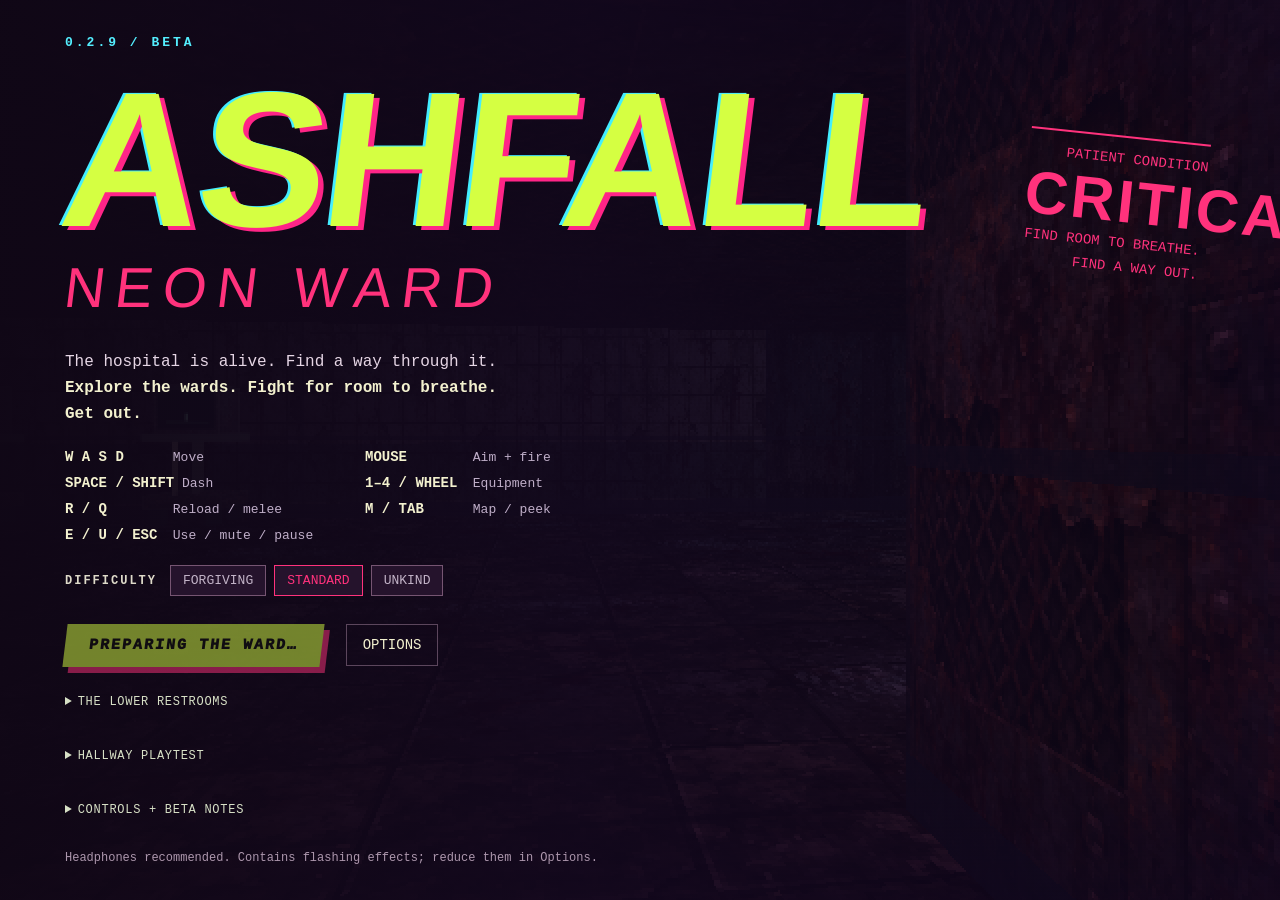
<file: index.html>
<!doctype html>
<html lang="en">
<head>
<meta charset="utf-8">
<meta name="viewport" content="width=device-width, initial-scale=1, viewport-fit=cover">
<meta name="description" content="ASHFALL: Neon Ward — Beta 0.2.9. Explore a living hospital. Fight for room to breathe. A self-contained horror FPS.">
<meta name="theme-color" content="#11071d">
<title>ASHFALL // NEON WARD — Beta 0.2.9</title>
<link rel="stylesheet" href="assets/code/game-14365fb87a1e.css">
</head>
<body class="beta nav-hud creature-auditions">
<canvas id="game" tabindex="-1" aria-label="ASHFALL first person horror shooter"></canvas>
<div id="shade"></div><div id="grain"></div>
<div id="hud" class="hidden">
 <div id="top"><div id="objectiveBlock"><div class="label">ASHFALL / NEON WARD</div><div class="ward" id="wardName">01 <b>ADMISSIONS</b></div><div id="goal">FIND YOUR WAY THROUGH THE WARD</div><div id="wfSystems" class="hidden"></div><div id="fvStatus" class="hidden"></div><div id="questInventory" class="hidden"><span id="questKeys"></span><span id="questExt"></span></div></div><div id="compass" class="hidden" data-direction="ahead" role="group" aria-label="Route guidance">
 <span id="compassArrow" aria-hidden="true">↑</span>
 <span id="navGlyph" aria-hidden="true">
  <svg class="nav-ahead" viewBox="0 0 24 24" focusable="false"><path d="M12 20V4m-7 7 7-7 7 7"/></svg>
  <svg class="nav-left" viewBox="0 0 24 24" focusable="false"><path d="M19 20v-8a5 5 0 0 0-5-5H4m6-6L4 7l6 6"/></svg>
  <svg class="nav-right" viewBox="0 0 24 24" focusable="false"><path d="M5 20v-8a5 5 0 0 1 5-5h10m-6-6 6 6-6 6"/></svg>
  <svg class="nav-behind" viewBox="0 0 24 24" focusable="false"><path d="M18 20V9a6 6 0 0 0-12 0v8m-4-4 4 4 4-4"/></svg>
  <svg class="nav-near" viewBox="0 0 24 24" focusable="false"><path d="M19 9c0 5-7 12-7 12S5 14 5 9a7 7 0 0 1 14 0Z"/><circle cx="12" cy="9" r="2"/></svg>
  <svg class="nav-signs" viewBox="0 0 24 24" focusable="false"><path d="M12 3v18M3 6h14l4 4-4 4H3Z"/></svg>
 </span>
 <span id="compassCopy"><span id="compassText"></span><small id="wfNavHint"></small></span>
</div>
<div id="scorebox"><div class="label" id="scoreLabel">SCORE</div><div id="score">000000</div><div id="time">00:00.00</div></div></div>
 <section id="bossHud" class="hidden" aria-label="The Heart boss">
  <div class="bossHeading"><strong id="bossTitle">THE HEART</strong><span id="bossHealth">100%</span></div>
  <div id="bossMeter" role="progressbar" aria-label="The Heart health" aria-valuemin="0" aria-valuemax="100" aria-valuenow="100"><div id="bossTrail"></div><div id="bossFill"></div><i class="bossMark bossMarkOne"></i><i class="bossMark bossMarkTwo"></i></div>
  <div id="bossState">AWAKENING</div>
 </section>
 <div id="interactPrompt" class="hidden"><strong id="interactAction"></strong><span id="interactHint"></span></div>
 <div id="feed"></div><div id="comboWrap"><div id="combo">2×</div><div id="comboText">KEEP FEEDING</div><div id="comboTrack"></div></div><div id="message"></div>
 <div id="bottom"><div id="lifeBlock"><div class="label">SIGNAL / LIFE</div><div id="lifeLabel"><b id="life">100</b><span id="lifeHint">KILL TO REFILL</span></div><div id="lifeTrack"><div id="lifeFill"></div></div><div id="dashLabel">[SPACE] DASH READY</div></div><div id="weaponBlock"><div id="armory"><span class="slot active" id="slot0">1 / RUST</span><span class="slot" id="slot1">2 / HEX</span><span class="slot" id="slot2">3 / GRAVE</span><span class="slot hidden" id="slot3">4 / SERAPH</span></div><div id="weaponName">RUSTSHOT</div><div id="ammoLine"><span id="ammo">6</span> <span id="reserve">/ 48</span></div></div></div><div id="help">WASD MOVE · SPACE DASH · Q MELEE · R RELOAD · E USE · M MAP · TAB PEEK · U MUTE · ESC PAUSE</div>
</div>
<canvas id="map" width="150" height="150" class="hidden" aria-label="Ward map"></canvas>
<div id="start" class="overlay"><main class="menu"><div class="micro"><span id="buildLabel">BETA 0.2.9</span></div><h1>ASHFALL</h1><div class="subtitle">NEON WARD</div><p class="intro">The hospital is alive. Find a way through it.<br><strong>Explore the wards. Fight for room to breathe. Get out.</strong></p><div class="controls"><div><b>W A S D</b> Move</div><div><b>MOUSE</b> Aim + fire</div><div><b>SPACE / SHIFT</b> Dash</div><div><b>1–4 / WHEEL</b> Equipment</div><div><b>R / Q</b> Reload / melee</div><div><b>M / TAB</b> Map / peek</div><div><b>E / U / ESC</b> Use / mute / pause</div></div><p id="mobileRotateHint" class="touchOnly" role="note"><svg viewBox="0 0 24 24" aria-hidden="true"><rect x="7" y="3" width="10" height="18" rx="2" transform="rotate(-90 12 12)"/><path d="M5 4H2v3m0-3 3 3M19 20h3v-3m0 3-3-3"/></svg>Turn your phone sideways for a wider view.</p><p class="touchOnly intro">Left stick moves. Drag anywhere on the right to aim.<br>Hold FIRE and drag to aim while shooting. MAP pauses the action.</p><div class="modeRow"><span class="label">DIFFICULTY</span><button class="mode" data-mode="0" aria-pressed="false">FORGIVING</button><button class="mode" data-mode="1" aria-pressed="true">STANDARD</button><button class="mode" data-mode="2" aria-pressed="false">UNKIND</button></div><button id="startTest" class="hidden" hidden inert disabled aria-hidden="true" tabindex="-1">DEVELOPMENT</button><button class="cta hidden" id="restroomContinue" disabled>CONTINUE THE DESCENT</button><p id="restroomSaveNote" class="micro" role="status"></p><button class="cta" id="startBtn" disabled>PREPARING THE WARD…</button> <button class="secondary" id="startSettings">OPTIONS</button><div id="error" class="hidden"></div><details class="betaGuide"><summary>THE LOWER RESTROOMS</summary><p>A descent beneath the hospital. Empty washrooms, flooded galleries and impossible floors.</p><button class="cta" id="restroomStartChapter" disabled>START THE RESTROOM CHAPTER</button><p class="micro">Starts a new run at the downstairs chapter. You can continue your progress later.</p><details class="betaGuide"><summary>CHAPTER PREVIEWS</summary><p>Explore a district or check the two Heart routes. Previews do not replace your saved run.</p><label for="restroomDistrictPreview">District</label> <select id="restroomDistrictPreview"><option value="P01">Lower public wing</option><option value="G01">Wash galleries</option><option value="C01">Cubicle warrens</option><option value="R01">Arch reservoirs</option><option value="V01">Vertical courts</option><option value="U01">Service undercroft</option></select> <button class="secondary" id="restroomVisit" disabled>EXPLORE DISTRICT</button><br><button class="secondary" id="restroomPreview" disabled>START AT THE STAIRWAY</button> <button class="secondary" id="restroomLeft" disabled>HEART / LEFT ROUTE</button> <button class="secondary" id="restroomRight" disabled>HEART / RIGHT ROUTE</button><br><button class="secondary" id="restroomHollow" disabled>THE DROWNED HOLLOW</button> </details></details><details class="betaGuide"><summary>HALLWAY PLAYTEST</summary><p>Preview the new encounter from either chapter. These previews are separate from a campaign run.</p><button class="secondary" id="transferPreview1" disabled>LEVEL 1 ENTRANCE</button> <button class="secondary" id="transferPreview2" disabled>LEVEL 2 ENTRANCE</button></details><details class="betaGuide"><summary>CONTROLS + BETA NOTES</summary>
 <p><strong>Start with Standard.</strong> Forgiving gives you more room to explore; Unkind raises the pressure. Difficulty, audio, resolution and reduced flashes are in Options.</p>
 <p><strong>Keyboard:</strong> WASD move · mouse aim / left click fire · 1–4 or wheel switch available equipment · R reload · Q or right click melee · Space / Shift dash · E use · M map · Tab peek · U mute · Esc pause.</p>
 <p><strong>Touch:</strong> left stick moves; drag on the right to aim. Hold FIRE to shoot and keep dragging to track enemies. DASH, MELEE, RELOAD and GUN are beside your thumb. USE appears for nearby interactions. MAP pauses while you get your bearings. Landscape gives you the clearest view.</p>
 <p><strong>Look around.</strong> Read the signs, follow the current objective, and use E or USE when an interaction appears. The map lets you choose between available destinations.</p>
 <p><strong>Keep this page open.</strong> Checkpoints work during the current session. Closing or reloading the page starts a new run.</p>
 <p><strong>For feedback:</strong> what felt great, where you got lost, whether a fight felt unfair, and any glitches or slowdowns. The pause and end screens can prepare version and session details to copy into your message.</p>
</details>
<div class="note">Headphones recommended. Contains flashing effects; reduce them in Options.<br><span id="bestText"></span></div><div class="stamp">PATIENT CONDITION<strong>CRITICAL</strong>FIND ROOM TO BREATHE.<br>FIND A WAY OUT.</div></main></div>
<div id="pause" class="overlay hidden"><div class="smallPanel"><div class="micro" id="betaPauseVersion">BETA 0.2.9 · SIGNAL HELD</div><h2>TAKE A BREATH.</h2><p class="intro">Your run is paused.</p><button id="resumeBtn" class="cta">BACK INTO IT</button> <button class="secondary" id="pauseSettings">OPTIONS</button><br><button class="secondary" id="pauseMap">MAP · M</button><button class="secondary" id="restartBtn">RESTART RUN</button><button class="secondary" id="pauseTest">TEST WARD</button><button class="secondary" id="pauseMenu">MAIN MENU</button><details class="betaFeedback" id="betapauseFeedback"><summary>BETA FEEDBACK · 0.2.9</summary><p>Include what happened, what you expected, and a screenshot if possible.</p><textarea id="betapauseReport" readonly aria-label="Beta feedback details" spellcheck="false"></textarea><button id="betapauseCopy" class="secondary" type="button">COPY FEEDBACK DETAILS</button><p id="betapauseStatus" role="status"></p></details></div></div>
<div id="settings" class="overlay hidden"><div class="smallPanel"><div class="micro">TUNE THE FEVER</div><h2>OPTIONS</h2><label class="setting">Music<input id="musicVol" type="range" min="0" max="100" value="48"></label><label class="setting">Effects + voices<input id="sfxVol" type="range" min="0" max="100" value="80"></label><label class="setting">Aim sensitivity<input id="sensitivity" type="range" min="20" max="180" value="75"></label><label class="setting">Screen shake<input id="shakeAmount" type="range" min="0" max="100" value="65"></label><label class="setting">Difficulty<select id="difficulty" style="background:#150d18;color:#f3e9ef;border:1px solid #46304f;padding:5px 9px;font:inherit;font-size:13px;letter-spacing:.05em;text-transform:uppercase;cursor:pointer"><option value="0">Forgiving</option><option value="1" selected>Standard</option><option value="2">Unkind</option></select></label><p id="difficultyNote" style="margin:-2px 0 10px;font-size:12px;opacity:.62;letter-spacing:.02em">The approved balance.</p><label class="setting">Render resolution<input id="renderRes" type="range" min="50" max="100" step="5" value="100"></label><label class="setting">Reduced flashes + motion<input id="reduceFx" type="checkbox"></label><label class="setting">Always show corner map<input id="showMap" type="checkbox"></label><label class="setting">Mute all audio · U<input id="muteAll" type="checkbox"></label><button class="cta" id="settingsBack">DONE</button><button id="touchFullscreen" class="secondary touchOnly hidden" type="button" aria-label="Enter fullscreen">ENTER FULLSCREEN</button><details class="audioCredits mvPreview" hidden inert aria-hidden="true"><summary>CREATURE VOICE PREVIEW</summary>
 <p>Compare the new voices without entering combat. Each listen plays different breath, attack and death takes.</p>
 <label class="setting">Creature<select id="mvPreviewSpecies"><option value="0">The Unstitched</option><option value="1">Spine Runner</option><option value="2">The Orderly</option></select></label>
 <label class="setting">Distance<select id="mvPreviewDistance"><option value="2">Nearby · 2 m</option><option value="8">Farther away · 8 m</option></select></label>
 <button id="mvPreviewPlay" class="secondary" type="button">LISTEN</button><button id="mvPreviewStop" class="secondary" type="button">STOP</button>
 <p id="mvPreviewStatus" role="status">Choose a creature. Listen plays a breath, attack and death variation.</p>
</details>
<details class="audioCredits"><summary>AUDIO CREDITS</summary><p><a href="https://opengameart.org/content/dark-descent" target="_blank" rel="noopener">Dark Descent — Matthew Pablo</a>. <a href="https://opengameart.org/content/horror-sound-effects-library" target="_blank" rel="noopener">Horror Sound Library — Little Robot Sound Factory</a>. <a href="https://opengameart.org/content/shotgun-shoot-reload" target="_blank" rel="noopener">Shotgun / reload recordings — Mike Koenig (Soundbible), submitted by qubodup</a>. Licensed under <a href="https://creativecommons.org/licenses/by/3.0/" target="_blank" rel="noopener">CC BY 3.0</a>. Edited, layered, pitched, filtered and mixed for this game; score tempo, loop and mastering adjusted. The Heart finale adds three tempo-matched arrangements and a layered collapse sequence derived from these same recordings. The exterior adds original soft foliage air, shore wash, distant city, diesel, tyre skid and fire beds. Cerberus layers the existing voice recordings at distinct pitches and adds an original beam texture. Its dedicated score, Three Throats, is an original 162 BPM composition with distorted bass strings, metallic percussion, choir textures and a Phrygian bell motif; percussion and voice textures use transformed samples from the credited effects bank. It contains no samples of the ward or Heart music. The hell threshold adds original synthesized stereo storm wind and rolling thunder. Beta 0.1.1 adds original nonverbal creature phonation, turbulent breath and throat resonances, layered with short grains from the credited nonvocal flesh/bone recordings. The new creature bank contains no human vocal recordings.</p><p>Outdoor wildlife: <a href="https://commons.wikimedia.org/wiki/File:Field_cricket_Gryllus_pennsylvanicus.ogg" target="_blank" rel="noopener">Field cricket — Thatcher</a>, <a href="https://creativecommons.org/licenses/by-sa/3.0/" target="_blank" rel="noopener">CC BY-SA 3.0</a>; <a href="https://commons.wikimedia.org/wiki/File:Strix_aluco_male.oga" target="_blank" rel="noopener">Tawny owl — Vianney Bajart</a>, <a href="https://creativecommons.org/licenses/by-sa/4.0/" target="_blank" rel="noopener">CC BY-SA 4.0</a>. Trimmed, filtered, faded, encoded and spatially mixed. The cricket and owl audio adaptations remain available under their respective licenses.</p><p>Additional CC0 recordings: <a href="https://opengameart.org/content/15-vocal-male-strainhurtpainjump-sounds" target="_blank" rel="noopener">qubodup</a>, <a href="https://opengameart.org/content/monster-sound-effects-2" target="_blank" rel="noopener">Ogrebane</a>, <a href="https://opengameart.org/content/25-cc0-bang-firework-sfx" target="_blank" rel="noopener">rubberduck</a>.</p></details></div></div>
<div id="upgrade" class="overlay hidden"><div class="smallPanel"><div class="micro" id="wardCleared">SEAL 01 BROKEN</div><h2>KEEP THE CHANGE.</h2><p class="intro">Signal restored. Take one mutation into the next ward.</p><div id="upgradeList"></div></div></div>
<div id="end" class="overlay hidden"><div class="smallPanel"><div class="micro" id="endLabel">SIGNAL LOST</div><h2 id="endTitle">BACK TO ASH.</h2><p class="intro" id="endReason"></p><div class="stats"><div><b id="endScore">0</b><span>SCORE</span></div><div><b id="endKills">0</b><span>KILLS</span></div><div><b id="endTime">0:00</b><span>TIME</span></div><div><b id="endCombo">0×</b><span>BEST COMBO</span></div></div><button class="cta hidden" id="leaveHospitalBtn">LEAVE HOSPITAL →</button><button class="cta" id="retryBtn">ONE MORE RUN</button><br><button class="secondary" id="menuBtn">MAIN MENU</button><details class="betaFeedback" id="betaendFeedback"><summary>BETA FEEDBACK · 0.2.9</summary><p>Include what happened, what you expected, and a screenshot if possible.</p><textarea id="betaendReport" readonly aria-label="Beta feedback details" spellcheck="false"></textarea><button id="betaendCopy" class="secondary" type="button">COPY FEEDBACK DETAILS</button><p id="betaendStatus" role="status"></p></details></div></div>
<div id="touch" class="touchOnly hidden" aria-label="Touch game controls">
 <div id="stick" role="group" aria-label="Movement joystick"><span class="stickGuide" aria-hidden="true"></span><div id="stickKnob"></div><span class="stickLabel" aria-hidden="true">MOVE</span></div>
 <div id="touchBtns" role="group" aria-label="Combat controls">
  <button id="touchMelee" type="button" aria-label="Melee attack"><svg viewBox="0 0 24 24" aria-hidden="true"><path d="m5 19 8-8m-3 5-3-3m7-11 7 1-2 8-6 2-3-3Z"/></svg><span class="touchLabel">MELEE</span></button>
  <button id="touchDash" type="button" aria-label="Dash"><svg viewBox="0 0 24 24" aria-hidden="true"><path d="m12 5 7 7-7 7M5 5l7 7-7 7"/></svg><span class="touchLabel">DASH</span></button>
  <button id="touchFire" type="button" aria-label="Hold to fire; drag to aim"><svg viewBox="0 0 24 24" aria-hidden="true"><circle cx="12" cy="12" r="7"/><path d="M12 2v6m0 8v6M2 12h6m8 0h6"/><circle cx="12" cy="12" r="1"/></svg><span class="touchLabel">FIRE</span></button>
  <button id="touchReload" type="button" aria-label="Reload weapon"><svg viewBox="0 0 24 24" aria-hidden="true"><path d="M20 9a8 8 0 1 0-1 8M20 3v6h-6"/></svg><span class="touchLabel">RELOAD</span></button>
  <button id="touchGun" type="button" aria-label="Switch equipment"><svg viewBox="0 0 24 24" aria-hidden="true"><path d="M4 7h15m-4-4 4 4-4 4M20 17H5m4-4-4 4 4 4"/></svg><span class="touchLabel">GUN</span></button>
 </div>
 <button id="touchUse" class="hidden" type="button" aria-label="Use nearby object"><svg viewBox="0 0 24 24" aria-hidden="true"><path d="M9 12V5a2 2 0 0 1 4 0v7-3a2 2 0 0 1 4 0v3-1a2 2 0 0 1 4 0v4c0 4-3 7-7 7h-1c-3 0-4-2-5-4l-4-5a2 2 0 0 1 3-3l2 2Z"/></svg><span class="touchLabel">USE</span></button>
 <div id="touchUtilities" role="group" aria-label="Map and pause">
  <button id="touchMap" type="button" aria-label="Open map and pause"><svg viewBox="0 0 24 24" aria-hidden="true"><path d="m3 5 6-2 6 2 6-2v16l-6 2-6-2-6 2Zm6-2v16m6-14v16"/></svg><span class="touchLabel">MAP</span></button>
  <button id="touchPause" type="button" aria-label="Pause game"><svg viewBox="0 0 24 24" aria-hidden="true"><path d="M8 5v14M16 5v14"/></svg><span class="touchLabel">PAUSE</span></button>
 </div>
</div>

<div id="sequenceControls" class="hidden"><span id="sequenceCaption"></span><button id="sequenceSkip" aria-label="Skip to the safe post-crash checkpoint">SKIP · ENTER</button></div>
<div id="reviewBar" class="hidden"><div id="reviewBarText"></div><div id="reviewStatus"></div></div>
<button id="reviewPanelBtn" class="hidden" aria-label="Open Test Ward controls">T · TEST</button>
<div id="testWard" class="overlay hidden">
 <section class="reviewPanel" aria-labelledby="testTitle">
  <header class="reviewHeader"><div class="micro">ASHFALL / HUD REVIEW 0.1.2</div><h2 id="testTitle">FIND YOUR BEARING</h2><p>Use <b>Explore</b> for a calm, protected review. Start in <b>Admissions chapter</b>, then compare <b>Level 2 — Fever Theatre</b>, <b>Recovery expedition — either order</b> and <b>Heart — aftermath</b>. Check the arrow and destination at a glance. <b>M</b> opens the map; <b>T</b> returns here.</p></header>
  <div class="reviewGrid">
   <div>
    <label class="reviewField" for="reviewScene">Scene</label>
    <select id="reviewScene"><optgroup label="Wards"><option value="admissions">Admissions</option><option value="fever">Fever Theatre</option><option value="heart">Heart Ward</option></optgroup><optgroup label="Liminal spaces"><option value="fed">Fed Corridor</option><option value="loop">Loop Corridor</option><option value="mirror">Mirror</option></optgroup><optgroup label="Combat and weapons"><option value="range">Weapon range · 3 targets</option><option value="patient">The Unstitched</option><option value="crawler">Spine Runner</option><option value="orderly">The Orderly</option><option value="mixed">Mixed combat drill</option></optgroup></select>
    <p id="reviewHint" class="reviewHint"></p>
    <div class="reviewStarting"><label class="reviewField">Health on reset<input id="reviewHealth" type="number" min="1" max="100" value="100"></label><label class="reviewField">Starting weapon<select id="reviewWeapon"><option value="0">Rustshot</option><option value="1">Hexdrive</option><option value="2">Gravemaker</option></select></label></div>
   </div>
   <div>
    <label class="reviewField" for="reviewPreset">Conditions</label>
    <select id="reviewPreset"><option value="explore">Explore · calm, protected</option><option value="drill">Combat drill · active, protected</option><option value="normal">Normal conditions · damage enabled</option><option value="custom" disabled>Custom conditions</option></select>
    <div class="reviewToggles"><label><input id="reviewAI" type="checkbox"> Combat AI</label><label><input id="reviewDamage" type="checkbox"> Incoming damage</label><label><input id="reviewAmmo" type="checkbox" checked> Refill reserve ammo</label><label><input id="reviewMusic" type="checkbox"> Music + liminal drone</label><label><input id="reviewHoldBoss" type="checkbox"> Hold boss health</label><label><input id="reviewBloodAttacks" type="checkbox" checked> Heart blood attacks</label></div>
    <p class="reviewSmall">Scripted liminal events still run with combat AI off. Reloads retain their normal timing. Test scores are never saved.</p>
   </div>
  </div>
  <div class="reviewActions"><button id="reviewLaunch" class="cta">LOAD SCENE</button><button id="reviewResume" class="secondary hidden">RESUME CURRENT SCENE</button><button id="reviewCheckpoint" class="secondary hidden">RESTORE THEATRE CHECKPOINT</button><button id="reviewToySave" class="secondary hidden">CAPTURE SERAPHIM CHECKPOINT</button><button id="reviewDeath" class="secondary">REPLAY HEART DEATH</button><button id="reviewOpenExit" class="secondary hidden">OPEN CURRENT EXIT</button></div>
  <details class="reviewAudio"><summary>SOUND PREVIEWS</summary><p class="reviewSmall">Plays in the current room's mix. Simulation stays paused. Your volume settings apply.</p><div class="soundButtons"><button id="soundRust">Rustshot</button><button id="soundHex">Hexdrive</button><button id="soundGrave">Gravemaker</button><button id="soundPain">Pain</button><button id="soundAgony">Agony</button><button id="soundRoom">Room tone</button></div><div class="voiceRow"><select id="reviewVoice" aria-label="Creature voice"><option value="0">The Unstitched</option><option value="1">Spine Runner</option><option value="2">The Orderly</option></select><button id="soundCreature">Creature attack</button><button id="soundStop">Stop audio</button></div><p id="reviewAudioStatus" class="reviewSmall" aria-live="polite">Choose a sound to preview.</p></details>
  <details class="reviewGuide"><summary>WHAT TO CHECK IN THIS VERSION</summary><p class="reviewSmall"><b>0.1.2 — Navigation HUD.</b> The guide has its own compact space, consistent icons and readable instructions. This phase changes presentation; enemy audio remains pending its separate redesign.</p><ol><li>At a junction, glance up: can you read both the destination and the direction immediately?</li><li>Turn fully around, then approach your destination. Are the turn-around and nearby symbols clear?</li><li>In Fever Theatre, open M and choose a different system. Check the selected name and long labels.</li><li>Compare dark corridors, neon rooms and the exterior. Is the panel readable without drawing too much attention?</li><li>Compare Heart — aftermath and Garden gates — after the guardian. Boss information must stay at the edge; guidance must not overlap it.</li><li>On a phone, check portrait and landscape. Text should remain readable; HUD elements should stay apart.</li></ol><p class="reviewSmall">Report the scene, destination, browser and screen size. A screenshot is especially useful for placement or crowding feedback.</p></details>
<footer class="reviewFooter"><div><button id="reviewOptions" class="secondary">AUDIO + DISPLAY OPTIONS</button><button id="reviewReturn" class="secondary">BACK TO MENU</button><button id="reviewMenu" class="secondary">END TEST / MAIN MENU</button></div><p class="reviewSmall">In a test: <b>T</b> controls · <b>B</b> reset · <b>H</b> pain preview · <b>N</b> repeat chapter scene / restore targets · <b>ESC</b> pause</p><details><summary>SCENE DETAILS</summary><p id="reviewDiagnostics" class="reviewSmall">No test scene loaded.</p></details></footer>
 </section>
</div>


<div id="mapPanel" class="overlay hidden" role="dialog" aria-modal="true" aria-labelledby="wfMapTitle">
 <section class="wfMapSheet">
  <header class="wfMapHeader"><div><div class="micro">HOSPITAL PLAN · PAUSED</div><h2 id="wfMapTitle">ADMISSIONS</h2></div><button id="wfMapClose" type="button">BACK · M / ESC</button></header>
  <p id="wfMapObjective"></p>
  <canvas id="wfLargeMap" width="900" height="600" role="img" aria-label="North-up floor plan. The cream arrow shows you. The dotted route leads to the selected destination."></canvas>
  <div class="wfMapLegend"><span><i class="wfYou"></i>You / facing</span><span><i class="wfSelected"></i>Destination</span><span><i class="wfLocked"></i>Locked</span><span><i class="wfDone"></i>Completed</span><span>··· Suggested route</span></div>
  <p id="wfMapNote"></p><div id="wfDestinations" aria-label="Choose a destination"></div>
 </section>
</div>

<div id="creatureAudition" class="overlay hidden" role="dialog" aria-modal="true" aria-labelledby="csTitle" aria-describedby="csIntro">
 <section class="cs-panel">
  <header class="cs-header">
   <div><div id="csKicker" class="cs-kicker">ASHFALL / AFTER THE CREDITS</div><h2 id="csTitle">CREATURE GALLERY</h2></div>
   <button id="csBack" type="button" class="cs-back">BACK <span>ESC</span></button>
  </header>
  <p id="csIntro">Meet the creatures of Ashfall and listen to their chosen performances.</p>
  <div class="cs-workspace">
   <figure class="cs-portrait">
    <canvas id="csArtwork" width="440" height="440" role="img" aria-label="The Unstitched"></canvas>
    <div id="csArtStatus">Preparing creature artwork…</div>
    <figcaption><strong id="csCreatureName">THE UNSTITCHED</strong><span id="csCreatureRole">Broken body · close pursuit</span></figcaption>
   </figure>
   <div class="cs-listening">
    <div class="cs-selectors">
     <label for="csCreature">CREATURE<select id="csCreature"><option value="unstitched">The Unstitched</option><option value="runner">Spine Runner</option><option value="orderly">The Orderly</option><option value="warden">The Warden</option><option value="heart">The Heart</option><option value="shepherd">Cerberus · Shepherd</option><option value="bulldog">Cerberus · Bulldog</option><option value="chihuahua">Cerberus · Chihuahua</option></select></label>
     <label for="csEvent">PERFORMANCE<select id="csEvent"><option value="idle">Breath</option><option value="attack">Attack</option></select></label>
    </div>
    <p id="csApproval" class="cs-approval"></p>
    <div id="csCandidates" class="cs-candidates" aria-label="Creature voice playback">
     <button id="csPlaySelected" class="cs-candidate hidden" type="button" data-cs-voice="selected"><span class="cs-letter" aria-hidden="true">▶</span><span class="cs-candidate-copy"><strong>Chosen voice</strong><span id="csDescriptionSelected">Approved performance</span></span><span class="cs-play-word">PLAY</span></button>
     <button id="csPlayA" hidden class="cs-candidate hidden" type="button" data-cs-voice="a"><span class="cs-letter">A</span><span class="cs-candidate-copy"><strong>Direction A</strong><span id="csDescriptionA">First sound direction</span></span><span class="cs-play-word">PLAY</span></button>
     <button id="csPlayB" hidden class="cs-candidate hidden" type="button" data-cs-voice="b"><span class="cs-letter">B</span><span class="cs-candidate-copy"><strong>Direction B</strong><span id="csDescriptionB">Second sound direction</span></span><span class="cs-play-word">PLAY</span></button>
    </div>
    <div class="cs-playback"><p id="csStatus" role="status" aria-live="polite">Choose a direction to listen.</p><button id="csStop" type="button">STOP</button></div>
    <p id="csMethod" class="cs-method">Click again for the second take. Levels are matched for comparison. Uses your Effects + voices volume.</p>
    <div id="csQuestions" class="cs-questions"><strong>LISTEN FOR</strong><p>Does it belong to this creature? Does it have physical weight? Would you want to hear it repeatedly?</p></div>
   </div>
  </div>
  <footer class="cs-footer"><p>No combat, music or countdown. Playback stops when you leave.</p><details><summary>Recording credits</summary><div id="csCredits"><p>Recorded animal material, edited and layered for Ashfall:</p>
<ul>
 <li><a href="https://freesound.org/people/coldvet/sounds/404920/" target="_blank" rel="noopener noreferrer">Harvey dog growls</a> — coldvet / Frederick Bird; dog Harvey Bird.</li>
 <li><a href="https://freesound.org/people/roman_cgr/sounds/223978/" target="_blank" rel="noopener noreferrer">Lion lament</a> — roman_cgr.</li>
 <li><a href="https://freesound.org/people/JarredGibb/sounds/233172/" target="_blank" rel="noopener noreferrer">Pig grunt 4</a> — JarredGibb.</li>
</ul>
<p>All three are published under <a href="https://creativecommons.org/publicdomain/zero/1.0/" target="_blank" rel="noopener noreferrer">CC0</a>. These edits use the publicly available HQ MP3 versions, not the original lossless recordings. Changes include excerpt selection, modest pitch/rate shifts, layering, rumble removal and level matching. No endorsement is implied.</p>

<section id="creatureRound2Credits">
  <h3>Recorded creature material</h3>
  <p>Additional creature sounds use edited animal recordings by
    <a href="https://freesound.org/people/felix.blume/sounds/134820/" target="_blank" rel="noopener noreferrer">felix.blume — French Bulldog</a>,
    <a href="https://freesound.org/people/Mewsel/sounds/208030/" target="_blank" rel="noopener noreferrer">Mewsel — Chihuahua Barks</a>, and
    <a href="https://freesound.org/people/D.jones/sounds/527844/" target="_blank" rel="noopener noreferrer">D.jones — Alligator Growls 02</a>.
    Supporting recordings:
    <a href="https://freesound.org/people/coldvet/sounds/404920/" target="_blank" rel="noopener noreferrer">coldvet — Harvey dog growls</a>,
    <a href="https://freesound.org/people/roman_cgr/sounds/223978/" target="_blank" rel="noopener noreferrer">roman_cgr — Lion lament</a>, and
    <a href="https://freesound.org/people/JarredGibb/sounds/233172/" target="_blank" rel="noopener noreferrer">JarredGibb — Pig grunt 4</a>.
    All are released under
    <a href="https://creativecommons.org/publicdomain/zero/1.0/" target="_blank" rel="noopener noreferrer">CC0 1.0</a>.
    Recordings were excerpted, layered, pitch-adjusted and level-matched for Ashfall.</p>
</section>
<section id="creatureRound3Credits">
  <h3>Physical creature sound material</h3>
  <p>The physical creature sound bank uses edited physical recordings from BigSoundBank:</p>
  <ul>
    <li><a href="https://bigsoundbank.com/bones-cracking-s0596.html" target="_blank" rel="noopener noreferrer">Bones cracking #1</a> — Joseph SARDIN.</li>
    <li><a href="https://bigsoundbank.com/big-rope-s3426.html" target="_blank" rel="noopener noreferrer">Big rope</a> — Joseph SARDIN & Axeline T..</li>
    <li><a href="https://bigsoundbank.com/creaking-of-wicker-s0865.html" target="_blank" rel="noopener noreferrer">Creaking of wicker</a> — Joseph SARDIN.</li>
    <li><a href="https://bigsoundbank.com/manual-water-pump-and-metal-bucket-s0542.html" target="_blank" rel="noopener noreferrer">Manual water pump and metal bucket</a> — Joseph SARDIN.</li>
    <li><a href="https://bigsoundbank.com/straw-suction-1-s1244.html" target="_blank" rel="noopener noreferrer">Straw, suction #1</a> — Joseph SARDIN.</li>
    <li><a href="https://bigsoundbank.com/water-bubble-2-s0183.html" target="_blank" rel="noopener noreferrer">Water Bubble #2</a> — Joseph SARDIN.</li>
    <li><a href="https://bigsoundbank.com/air-leak-s1486.html" target="_blank" rel="noopener noreferrer">Air leak</a> — Joseph SARDIN.</li>
    <li><a href="https://bigsoundbank.com/heart-beat-4-s1929.html" target="_blank" rel="noopener noreferrer">Heart Beat #4</a> — Joseph SARDIN.</li>
  </ul>
  <p>All eight sources are <a href="https://bigsoundbank.com/licenses.html" target="_blank" rel="noopener noreferrer">released under CC0</a>.
    Excerpts were layered, rate-adjusted, filtered, shaped and level-matched for Ashfall.
    The heartbeat source is performed foley; the water bubbles are recorded in a tub.
    These sounds do not reuse the animal recordings in the other creature voices.</p>
</section>
<p>The spectral Warden artwork was created for Ashfall with the built-in image generation tool.</p></div></details></footer>
 </section>
</div>
<div id="cgCreditsOverlay" class="overlay hidden" role="dialog" aria-modal="true" aria-labelledby="cgCreditsTitle">
 <section class="cg-credits-panel">
  <header class="cg-credits-header"><div><div class="cg-kicker">ASHFALL / NEON WARD</div><h2 id="cgCreditsTitle">CREDITS</h2></div><button id="cgCreditsBack" type="button">BACK · ESC</button></header>
  <p class="cg-thanks">Thank you for stepping into the ward.</p>
  <div id="cgCreditsBody"></div>
  <footer class="cg-credits-footer"><p>Meet the creatures of Ashfall and listen to their chosen voices.</p><button id="cgCreditsGallery" type="button">CREATURE GALLERY</button></footer>
 </section>
</div>

<script src="assets/code/game-ad6e06e1709e.js"></script>
</body>
</html>
</file>
<file: assets/code/game-14365fb87a1e.css>
:root{color-scheme:dark;--ink:#100919;--paper:#f3f1cf;--pink:#ff327c;--acid:#d5ff42;--cyan:#54efff}*{box-sizing:border-box}html,body{margin:0;width:100%;height:100%;overflow:hidden;background:var(--ink);font-family:Consolas,'Liberation Mono',monospace;color:var(--paper)}body{touch-action:none;user-select:none}button,input{font:inherit}button{cursor:pointer}button:focus-visible,input:focus-visible{outline:3px solid var(--cyan);outline-offset:5px}#game{display:block;width:100%;height:100%;image-rendering:pixelated;touch-action:none}body.playing #game{cursor:none}.hidden{display:none!important}#grain{position:fixed;inset:0;pointer-events:none;background:repeating-linear-gradient(0deg,#0002 0,#0002 1px,transparent 1px,transparent 4px);opacity:.45;z-index:3}#shade{position:fixed;inset:0;box-shadow:inset 0 0 12vw 3vw #0a031d99;pointer-events:none;z-index:2}#hud{position:fixed;inset:0;pointer-events:none;z-index:4;padding:25px 30px;text-shadow:2px 2px #140917}#top{display:flex;align-items:flex-start;justify-content:space-between;gap:20px}.label{font-size:12px;letter-spacing:2px;font-weight:700;color:#dedac9}.ward{font-size:18px;font-weight:900;letter-spacing:1px}.ward b{color:var(--pink)}#goal{margin-top:8px;color:var(--acid);font-size:14px}#scorebox{text-align:right}#score{font-size:25px;letter-spacing:2px;font-weight:900}#time{font-size:13px;color:#c9bfcf;margin-top:5px}#compass{position:absolute;top:25px;left:50%;transform:translateX(-50%);text-align:center;color:var(--cyan);font-size:13px}#compassArrow{font-size:25px;display:block;margin-bottom:2px}#bottom{position:absolute;bottom:25px;left:30px;right:30px;display:flex;align-items:flex-end;justify-content:space-between;gap:20px}#lifeBlock{width:210px;max-width:33vw}#lifeLabel{display:flex;align-items:baseline;gap:9px}#life{font-size:62px;font-weight:1000;line-height:1;letter-spacing:-4px}#lifeLabel span{font-size:12px;color:var(--pink);font-weight:bold}#lifeTrack{height:8px;background:#180923;border:1px solid #ffffff40;margin-top:9px;transform:skewX(-12deg)}#lifeFill{height:100%;width:100%;background:var(--pink);box-shadow:0 0 20px #ff327c66;transition:width .09s}#dashLabel{font-size:12px;color:var(--cyan);margin-top:9px}#armory{display:flex;gap:5px;margin-bottom:4px;justify-content:flex-end}.slot{padding:7px 9px;border:1px solid #bca1bc44;font-size:12px;background:#160c2588;color:#b9a6c3}.slot.active{color:var(--acid);border-color:var(--acid);background:#1a1929}#weaponName{font-size:16px;letter-spacing:2px;color:var(--acid);margin-top:9px}#ammoLine{font-size:46px;font-weight:900;line-height:1.1}#reserve{font-size:15px;color:#d1bfdd;letter-spacing:0}#weaponBlock{text-align:right}#comboWrap{position:absolute;right:30px;top:35%;text-align:right;opacity:0;transition:opacity .12s}#combo{color:var(--acid);font-size:52px;font-weight:1000;font-style:italic;letter-spacing:-3px}#comboText{color:var(--paper);font-weight:bold;font-size:13px;letter-spacing:2px}#comboTrack{height:3px;background:var(--acid);margin-top:9px;width:100%}#message{position:absolute;left:50%;top:23%;transform:translateX(-50%) rotate(-2deg);font-size:clamp(16px,3vw,29px);font-weight:1000;letter-spacing:1px;text-align:center;color:var(--acid);width:80%;text-shadow:3px 3px #200b23;opacity:0}#feed{position:absolute;left:30px;top:36%;max-width:250px;color:var(--cyan);font-size:13px;line-height:1.8;white-space:pre-line}#help{position:absolute;left:50%;bottom:27px;transform:translateX(-50%);font-size:12px;color:#f1e6eb88;white-space:nowrap}#map{position:fixed;left:30px;top:110px;width:150px;height:150px;image-rendering:pixelated;z-index:4;opacity:.85;pointer-events:none;border:1px solid #eb94f64a;background:#100818aa}.overlay{position:fixed;inset:0;z-index:10;display:flex;align-items:center;justify-content:center;padding:35px;background:linear-gradient(90deg,#100716f7,#13081ed9 45%,#1508236b)}.menu{width:min(1150px,100%);position:relative}.micro{font-size:13px;letter-spacing:3px;color:var(--cyan);font-weight:bold}.menu h1{font-family:Impact,'Arial Black',sans-serif;font-size:clamp(90px,15vw,200px);line-height:.83;margin:30px 0 0;letter-spacing:-3px;color:var(--acid);text-shadow:6px 4px 0 #ff2587,-3px -1px 0 #43edff;transform:skew(-7deg);transform-origin:left center}.subtitle{font-family:Impact,'Arial Black',sans-serif;font-size:clamp(28px,4.4vw,58px);letter-spacing:10px;color:var(--pink);margin:16px 0 30px;transform:skew(-7deg)}.intro{max-width:455px;font-size:16px;line-height:1.6;color:#e6d6e5;margin:0 0 22px}.intro strong{color:var(--paper)}.controls{display:grid;grid-template-columns:1fr 1fr;gap:10px 20px;max-width:580px;font-size:13px;color:#c0afc9}.controls b{color:var(--paper);min-width:100px;display:inline-block;font-size:14px}.cta{display:inline-block;background:var(--acid);color:#10120d;border:0;padding:17px 30px;font-weight:1000;letter-spacing:2px;font-size:17px;box-shadow:6px 6px 0 var(--pink);transform:skew(-7deg);margin-top:26px}.cta:hover{background:#fff8df;box-shadow:8px 8px 0 var(--pink)}.secondary{background:transparent;color:var(--paper);padding:12px 16px;border:1px solid #af8eaa77;margin:12px 10px 0 0;font-size:14px}.secondary:hover{border-color:var(--cyan);color:var(--cyan)}.modeRow{display:flex;gap:8px;align-items:center;margin-top:22px;flex-wrap:wrap}.modeRow .label{margin-right:5px}.mode{padding:7px 12px;background:#25132c;border:1px solid #765572;color:#c3b4c8;font-size:13px}.mode[aria-pressed="true"]{border-color:var(--pink);color:var(--pink)}.note{font-size:12px;color:#ad97ad;margin-top:20px;line-height:1.5}.stamp{position:absolute;right:1%;top:12%;width:180px;border-top:2px solid var(--pink);padding-top:10px;color:var(--pink);text-align:right;font-size:14px;line-height:1.7;transform:rotate(6deg)}.stamp strong{font-size:60px;line-height:1;display:block;font-family:Impact,sans-serif;letter-spacing:3px}.smallPanel{max-width:650px;width:100%}.smallPanel h2{font-family:Impact,'Arial Black',sans-serif;font-size:clamp(48px,8vw,86px);letter-spacing:1px;line-height:.98;margin:16px 0 22px;color:var(--acid);text-shadow:4px 3px var(--pink)}.setting{display:flex;align-items:center;justify-content:space-between;gap:25px;margin:18px 0;font-size:14px;color:#e5d6e4}.setting input[type=range]{width:190px;accent-color:var(--pink)}.setting input[type=checkbox]{width:20px;height:20px;accent-color:var(--pink)}#upgradeList{display:grid;gap:10px;margin:20px 0}.upgrade{padding:20px;text-align:left;background:#1c112bd9;border:1px solid #695371;color:var(--paper)}.upgrade:hover{border-color:var(--acid);background:#23203d}.upgrade strong{display:block;font-size:19px;color:var(--acid);margin-bottom:8px}.upgrade span{font-size:14px;color:#c5b6d0}.stats{display:flex;gap:35px;margin:24px 0;flex-wrap:wrap}.stats b{display:block;color:var(--cyan);font-size:32px;margin-bottom:5px}.stats span{font-size:12px;letter-spacing:1px;color:#bcacc8}#error{background:#270e29;border:1px solid var(--pink);padding:10px 15px;max-width:560px;margin:15px 0;color:#f2b7d1;font-size:14px}.touchOnly{display:none}#touch{position:fixed;inset:0;z-index:6;pointer-events:none}#stick{position:absolute;bottom:105px;left:30px;width:110px;height:110px;border:1px solid #54efff66;border-radius:50%;background:#18092355;pointer-events:auto;touch-action:none}#stickKnob{position:absolute;left:35px;top:35px;width:38px;height:38px;border:1px solid var(--cyan);border-radius:50%;background:#54efff33}#touchBtns{position:absolute;right:20px;bottom:115px;display:grid;grid-template-columns:70px 70px;gap:12px;pointer-events:auto}#touchBtns button,#touchPause{color:var(--paper);background:#2a103acc;border:1px solid var(--pink);padding:15px 7px;font-size:13px;touch-action:none}#touchFire{grid-row:span 2;border-color:var(--acid)!important;color:var(--acid)!important}#touchPause{position:absolute;right:16px;top:100px;pointer-events:auto;padding:8px 13px}body.lowfx #grain{opacity:.15}body.lowfx #shade{box-shadow:inset 0 0 5vw #09041b66}@media(pointer:coarse){.touchOnly{display:block}.desktopOnly{display:none!important}#help{display:none}.controls{display:none}}@media(max-width:760px){#hud{padding:16px}#bottom{bottom:16px;left:16px;right:16px}#life{font-size:46px}.ward{font-size:14px}#goal{font-size:12px}.label{font-size:12px;letter-spacing:1px}#score{font-size:20px}#compass{top:90px;font-size:12px}#compassArrow{font-size:20px}#armory .slot{padding:5px 7px}#weaponName{font-size:12px}#ammoLine{font-size:34px}#comboWrap{right:16px}#combo{font-size:36px}#feed{left:16px;max-width:150px;font-size:12px}#map{left:16px;top:100px;width:120px;height:120px}.overlay{padding:26px}.menu h1{font-size:clamp(75px,18vw,130px);letter-spacing:-2px;margin:15px 0 0}.subtitle{letter-spacing:5px;font-size:28px;margin:14px 0 20px}.stamp{display:none}.intro{font-size:14px;max-width:400px;margin-bottom:15px}.controls{font-size:12px;gap:8px}.controls b{min-width:85px;font-size:12px}.cta{padding:15px 20px;font-size:15px;margin-top:19px}.note{margin-top:17px}.modeRow{margin-top:17px}.setting{gap:12px}.setting input[type=range]{width:135px}}@media(max-height:560px){.overlay{padding:18px;overflow:auto;align-items:flex-start}.menu{margin:auto}.menu h1{font-size:90px;margin-top:10px}.subtitle{font-size:28px;margin:10px 0 15px}.intro{margin-bottom:12px;max-width:600px}.controls{grid-template-columns:1fr 1fr 1fr;max-width:750px;gap:7px;font-size:12px}.controls b{min-width:80px;font-size:12px}.note{margin-top:12px}.cta{margin-top:15px;padding:12px 24px}.modeRow{margin-top:12px}.smallPanel h2{font-size:45px;margin:12px 0}.setting{margin:10px 0}#map{width:90px;height:90px}#help{display:none}#life{font-size:42px}#lifeTrack{height:5px}#bottom{bottom:14px}#compass{top:15px}.upgrade{padding:12px}}
.audioCredits{font-size:11px;line-height:1.7;color:#bcaec1;margin-top:22px;max-width:610px}.audioCredits summary{cursor:pointer;letter-spacing:2px;color:#54efff}.audioCredits a{color:#b4decd}#settings{overflow-y:auto}#settings .smallPanel{margin:auto;padding:10px 0}
#top,#compass,#weaponBlock,#lifeBlock{transition:opacity .85s ease}body.liminal #top,body.liminal #compass,body.liminal #weaponBlock{opacity:0}body.liminal #lifeBlock{opacity:.55}

/* Test Ward extends the existing palette; campaign rendering is untouched. */
button:disabled{cursor:wait;opacity:.5}.testEntry{background:var(--cyan);box-shadow:5px 5px 0 #555779}.overlay{touch-action:pan-y}
#startTest{font-size:16px;padding:14px 24px}#startBtn{font-size:15px;padding:13px 24px;margin-top:16px}
#testWard{overflow-y:auto;align-items:flex-start;background:#0c0713f5;padding:24px}
.reviewPanel{width:min(940px,100%);margin:auto;border-top:3px solid var(--cyan);padding:22px 26px;background:#160d21;box-shadow:0 12px 70px #0007}
.reviewHeader h2{font-size:36px;color:var(--cyan);letter-spacing:2px;margin:10px 0}.reviewHeader p{font-size:16px;line-height:1.5;margin:0 0 22px;color:#dfd6e6}
.reviewGrid{display:grid;grid-template-columns:1fr 1fr;gap:28px}.reviewField{display:block;font-size:14px;line-height:1.5;margin-bottom:7px;color:#e8e1eb}
.reviewPanel select,.reviewPanel input[type=number]{font:inherit;background:#24172f;color:var(--paper);border:1px solid #756080;padding:10px;width:100%;min-width:0;font-size:16px;border-radius:0}
.reviewPanel select:focus-visible,.reviewPanel summary:focus-visible{outline:2px solid var(--cyan);outline-offset:3px}.reviewHint{font-size:16px;line-height:1.5;color:#c9bace;min-height:72px;margin:12px 0}.reviewStarting{display:grid;grid-template-columns:1fr 1fr;gap:14px}.reviewStarting input,.reviewStarting select{margin-top:6px}
.reviewToggles{display:grid;grid-template-columns:1fr 1fr;gap:16px 10px;margin:22px 0 16px}.reviewToggles label{display:flex;align-items:center;gap:9px;font-size:14px;line-height:1.45}.reviewToggles input{width:20px;height:20px;flex-shrink:0;accent-color:var(--cyan)}
.reviewSmall{font-size:14px;line-height:1.5;color:#bfb0ca;margin:12px 0}.reviewActions{display:flex;align-items:center;gap:12px;flex-wrap:wrap;margin:16px 0 24px}.reviewActions .cta{margin:0;box-shadow:4px 4px var(--pink);font-size:15px;padding:14px 22px}.reviewActions .secondary{margin:0}
.reviewAudio{border-block:1px solid #695173;padding:15px 0}.reviewPanel summary{cursor:pointer;font-size:14px;color:var(--cyan);letter-spacing:1px}.soundButtons,.voiceRow{display:flex;flex-wrap:wrap;gap:8px;margin-top:10px}.voiceRow select{width:auto;max-width:100%}.soundButtons button,.voiceRow button{background:#291c35;border:1px solid #785985;color:var(--paper);padding:10px 12px;font-size:14px}.soundButtons button:hover,.voiceRow button:hover{border-color:var(--cyan);color:var(--cyan)}
.reviewFooter .secondary{font-size:13px;padding:10px;margin-right:6px}.reviewFooter details{margin-top:16px}.reviewFooter p{overflow-wrap:anywhere}
#reviewBar{position:fixed;z-index:7;top:0;left:0;right:0;padding:10px 120px 10px 18px;pointer-events:none;background:#100b1cf2;border-bottom:1px solid #54efff66;font-size:14px;line-height:1.5;color:var(--cyan)}#reviewStatus{font-size:12px;color:#c5b8cc;margin-top:3px}#reviewPanelBtn{position:fixed;z-index:8;right:14px;top:10px;font-size:13px;line-height:1.4;padding:7px 12px;background:#182132;color:var(--cyan);border:1px solid var(--cyan)}body.testing #hud{padding-top:90px}body.testing #compass{top:92px}body.testing #map{top:176px}body.testing #help{display:none}
@media(max-width:650px){#testWard{padding:12px}.reviewPanel{padding:18px 15px}.reviewGrid{grid-template-columns:1fr;gap:16px}.reviewHint{min-height:0}.reviewHeader h2{font-size:30px}.reviewActions{gap:14px}.reviewPanel .secondary{font-size:14px}#reviewBar{font-size:12px;padding-left:12px}body.testing #hud{padding-top:106px}body.testing #compass{display:none}}

#start{overflow-y:auto;align-items:flex-start}#start .menu{margin:auto}.reviewGuide{padding:16px 0;border-bottom:1px solid #695173}.reviewGuide ol{padding-left:24px;font-size:16px;line-height:1.6}.reviewGuide li{margin:12px 0}


/* Theatre interaction feedback: readable in motion, outside the reticle. */
#fvStatus{position:absolute;left:30px;top:92px;max-width:50vw;font-size:12px;line-height:1.5;color:var(--cyan)}
#interactPrompt{position:absolute;left:50%;bottom:155px;transform:translateX(-50%);width:min(480px,70vw);padding:12px 16px;border-left:3px solid var(--cyan);background:#090b15ed;text-align:center;text-shadow:none}
#interactAction{display:block;font-size:15px;color:var(--paper);letter-spacing:1px}#interactHint{display:block;margin-top:6px;font-size:12px;line-height:1.5;color:#c6bdcd}
#touchUse{grid-column:1/-1;border-color:var(--cyan)!important;color:var(--cyan)!important}
#game:focus{outline:none}select:focus-visible,summary:focus-visible{outline:2px solid var(--cyan);outline-offset:3px}
body.testing #fvStatus{top:142px}#fvStatus:not(.hidden)~#compass{top:25px}
@media(max-width:760px){#fvStatus{left:16px;top:78px;max-width:64vw;font-size:10px}body.testing #fvStatus{top:164px}#interactPrompt{bottom:155px;width:65vw;padding:8px}#interactAction{font-size:12px}#interactHint{font-size:11px}#fvStatus:not(.hidden)~#compass{top:100px}}
@media(max-height:560px){#interactPrompt{bottom:100px;width:min(460px,65vw);padding:7px}#interactHint{font-size:11px}#fvStatus{top:70px}body.testing #fvStatus{top:142px}}

/* Boss health stays on the screen edge in campaign, review and small viewports. */
#bossHud{position:fixed;top:0;left:0;width:100%;height:calc(46px + env(safe-area-inset-top,0px));padding:calc(6px + env(safe-area-inset-top,0px)) 16px 6px;display:grid;grid-template-columns:136px minmax(40px,1fr) 54px;grid-template-rows:18px 14px;column-gap:14px;align-items:center;background:#120811e8;border-bottom:1px solid #ff719e88;text-shadow:1px 1px 2px #100510}
.bossHeading{display:contents}.bossHeading strong{grid-column:1;grid-row:1;color:#fff0da;font-size:14px;letter-spacing:2px}#bossHealth{grid-column:3;grid-row:1/3;justify-self:end;color:#ff8fb9;font-size:16px;font-variant-numeric:tabular-nums}
#bossMeter{grid-column:2;grid-row:1/3;position:relative;height:16px;overflow:hidden;background:#09050d;border:1px solid #d0769780}#bossFill,#bossTrail{position:absolute;inset:0 auto 0 0;width:100%}#bossTrail{background:#ffe1ad}#bossFill{background:linear-gradient(0deg,#910e39,#ff266b 55%,#ff9ebd);transition:width .055s linear}.bossMark{position:absolute;top:0;bottom:0;width:2px;background:#180713aa}.bossMarkOne{left:65%}.bossMarkTwo{left:30%}#bossState{grid-column:1;grid-row:2;font-size:12px;line-height:14px;color:#e4b6ce;white-space:nowrap;overflow:hidden;text-overflow:ellipsis}.boss-dead{border-color:#7ac9c0!important}.boss-dead #bossHealth,.boss-dead #bossState{color:#9fe8da}
body.boss-fight #hud,body.testing.boss-fight #hud{padding-top:calc(62px + env(safe-area-inset-top,0px))}body.boss-fight #compass{top:calc(62px + env(safe-area-inset-top,0px))}body.boss-fight #map,body.testing.boss-fight #map{top:146px}body.boss-fight #message{top:23%}
body.boss-fight #reviewBar{top:auto;bottom:0;padding:3px 104px 3px 12px;font-size:12px;line-height:16px;white-space:nowrap}body.boss-fight #reviewBarText{overflow:hidden;text-overflow:ellipsis}body.boss-fight #reviewStatus{display:none}body.boss-fight #reviewPanelBtn{top:auto;bottom:0;right:8px;padding:3px 8px;font-size:12px;line-height:16px}
body.testing.boss-fight #bottom{bottom:30px}
@media(max-width:700px){#bossHud{grid-template-columns:106px minmax(30px,1fr) 40px;column-gap:8px;padding-left:10px;padding-right:10px}.bossHeading strong{letter-spacing:1px}#bossHealth{font-size:14px}#bossMeter{height:14px}}
@media(max-height:500px){#bossHud{height:calc(40px + env(safe-area-inset-top,0px));padding-top:calc(3px + env(safe-area-inset-top,0px));padding-bottom:3px}body.boss-fight #hud,body.testing.boss-fight #hud{padding-top:calc(50px + env(safe-area-inset-top,0px))}body.boss-fight #compass{top:50px}body.boss-fight #map,body.testing.boss-fight #map{top:124px}}

/* Phase 2: a restrained edge caption and skip control keep the scene visible. */
#sequenceControls{display:none;position:fixed;inset:auto 20px 28px;z-index:8;align-items:center;justify-content:space-between;gap:18px;pointer-events:none;color:#e6ecda;font-size:13px;letter-spacing:2px;text-shadow:1px 2px 3px #07131b}
body.departure.playing #sequenceControls{display:flex}#sequenceSkip{pointer-events:auto;min-height:44px;padding:10px 16px;border:1px solid #c4d4be80;background:#102029c9;color:#ecf0d9;font-size:12px;letter-spacing:1px}
body.departure #top,body.departure #bottom,body.departure #compass,body.departure #help,body.departure #feed,body.departure #message,body.departure #stick,body.departure #touchBtns{opacity:0;pointer-events:none}
body.departure #reviewBar{top:auto;bottom:0;padding:2px 104px 2px 12px;font-size:11px;line-height:16px;white-space:nowrap}body.departure #reviewBarText{overflow:hidden;text-overflow:ellipsis}body.departure #reviewStatus{display:none}body.departure #reviewPanelBtn{top:auto;bottom:0;right:8px;padding:2px 8px;font-size:11px;line-height:16px}
@media(max-width:650px){#sequenceControls{inset:auto 12px 34px;font-size:11px;letter-spacing:1px}#sequenceSkip{font-size:11px;padding:9px 11px}}

/* Small objective inventory stays with the chapter text, off the aiming view. */
#questInventory{display:flex;flex-wrap:wrap;gap:5px 15px;margin-top:7px;font-size:11px;letter-spacing:.5px;color:#bbbab0}
#questInventory .found{color:#d5ff9e}body.departure #questInventory{display:none}
@media(max-width:650px){#questInventory{font-size:10px;gap:5px 9px;margin-top:5px}body.testing #top>div:first-child{min-width:0}body.testing #goal{max-width:260px}}

/* The fourth slot exists only while the creature is carried. Keep it below the view. */
#armory{flex-wrap:wrap;justify-content:flex-end;max-width:min(450px,60vw)}
#slot3{border-color:#baa778;color:#efdb9e}#slot3.active{background:#d9c491;color:#191b1a}
body.seraphim-held #ammoLine{display:none}body.seraphim-held #weaponName{color:#efdb9e}
@media(max-width:650px){#armory{max-width:190px;gap:4px}#armory .slot{font-size:10px;padding:4px 5px}body.seraphim-held #weaponBlock{max-width:190px}body.seraphim-held #weaponName{font-size:11px;letter-spacing:1px}}

/* The reviewed edge bar remains flush to the top for the new guardian. */
.cerberus-fight .bossMarkOne{display:none}.cerberus-fight .bossMarkTwo{left:33.333333%}
.cerberus-fight #bossFill{background:linear-gradient(0deg,#7a1242,#ef416c 60%,#ffbbad)}

/* Last-third bar measures an opening, not a second health pool. */
.cerberus-frenzy .bossMark{display:none}.cerberus-frenzy #bossFill{background:linear-gradient(0deg,#765127,#e7b151 60%,#ffedbb)}.cerberus-frenzy #bossHealth{color:#ffe4a7}

/* R4-P07 · calm, readable wayfinding. The centre of the scene stays clear. */
#top>div:first-child{max-width:min(560px,76%)}
#goal{font-size:13px;line-height:1.4;max-width:520px}
#compass,body.testing #compass,body.boss-fight #compass,#fvStatus:not(.hidden)~#compass{position:static;display:flex;align-items:center;gap:8px;transform:none;text-align:left;margin-top:9px;color:#d1d6bd;font-size:12px;letter-spacing:.025em;opacity:.85}
#compassArrow{font:19px/1 sans-serif;display:inline-block;margin:0;min-width:14px;text-align:center;color:#b4c4b3}
#wfNavHint{font:9px/1.2 sans-serif;letter-spacing:.09em;color:#91a7a7;border-left:1px solid #667d7355;padding-left:8px}
#fvStatus,body.testing #fvStatus{position:static;max-width:100%;font-size:11px;line-height:1.4;color:#a5b8b3;margin-top:5px}
#wfSystems{font-size:11px;color:#c7c8b2;margin-top:6px;white-space:pre-wrap}
#interactPrompt{width:min(410px,62vw);border-left-width:2px;padding:9px 13px;background:#0c191ee8;border-radius:2px}
#interactAction{font-size:13px;line-height:1.4;letter-spacing:.025em}
#interactHint{font-size:11px;line-height:1.5;color:#b9c4ba}
#map{top:auto!important;bottom:150px;border:1px solid #8ca89e88;opacity:.95;image-rendering:auto}
#touchMap{position:absolute;right:67px;top:100px;pointer-events:auto;color:#d8dfc5;background:#16272bdd;border:1px solid #93aca488;padding:10px 12px;font-size:12px;min-height:40px}
#mapPanel{background:#061116ec;padding:20px;overflow:auto;align-items:center;touch-action:pan-y;z-index:20}
.wfMapSheet{width:min(1050px,100%);margin:auto;background:#0d191e;border:1px solid #758e8755;padding:18px 20px 14px;box-shadow:0 12px 65px #0008}
.wfMapHeader{display:flex;align-items:center;justify-content:space-between;gap:15px}
.wfMapHeader .micro{font-size:10px;letter-spacing:.18em;color:#91aba6}
.wfMapHeader h2{font:600 24px/1.15 sans-serif;letter-spacing:.08em;margin:6px 0;color:#e2e0c6}
#wfMapClose{background:transparent;border:1px solid #728f8777;color:#d3ddc9;padding:11px;font-size:11px;white-space:nowrap;min-height:42px}
#wfMapObjective{font:12px/1.45 sans-serif;color:#d1c792;margin:8px 0 12px}
#wfLargeMap{display:block;width:100%;height:auto;max-height:64vh;object-fit:contain;border:1px solid #6d8b8055}
.wfMapLegend{display:flex;gap:10px 17px;flex-wrap:wrap;margin:10px 0;color:#a5b8af;font:11px/1.4 sans-serif}
.wfMapLegend span{display:flex;align-items:center;gap:6px}
.wfMapLegend i{display:inline-block;width:7px;height:7px;background:#fff5d6}
.wfMapLegend .wfYou{clip-path:polygon(100% 50%,0 0,25% 50%,0 100%);width:10px;height:10px}
.wfMapLegend .wfSelected{background:#d8c98d}.wfMapLegend .wfLocked{background:#895e64}.wfMapLegend .wfDone{background:#587166}
#wfMapNote{font:11px/1.5 sans-serif;color:#8fa7a0;margin:10px 0 6px}
#wfDestinations{display:flex;gap:7px;flex-wrap:wrap}
#wfDestinations button{font:12px/1.3 sans-serif;color:#bacbbd;border:1px solid #536f6866;background:#172b2e;min-height:38px;padding:9px 13px}
#wfDestinations button[aria-pressed=true]{border-color:#cbbb87;color:#e9ddb0;background:#2a3937}
#wfMapClose:hover,#wfDestinations button:hover{border-color:#e2e0c6;color:#e2e0c6}
@media(max-width:760px){#top>div:first-child{max-width:77%}#goal{font-size:11px}#fvStatus,body.testing #fvStatus,#wfSystems{font-size:10px}#compass,body.testing #compass,body.boss-fight #compass{font-size:10px;gap:6px;margin-top:6px}#wfNavHint{font-size:8px}#map{bottom:240px;width:120px;height:120px}#mapPanel{padding:10px}.wfMapSheet{padding:13px 10px}.wfMapHeader h2{font-size:19px}.wfMapHeader .micro{font-size:9px;letter-spacing:.08em}#wfMapClose{font-size:10px;padding:9px}#wfMapObjective{font-size:11px}.wfMapLegend{font-size:10px;gap:7px 11px}#interactPrompt{width:70vw}#interactAction{font-size:11px}#interactHint{font-size:10px}#touchMap,#touchPause{top:auto;bottom:300px}body.testing #touchMap,body.testing #touchPause{top:auto;bottom:300px}}
@media(max-height:560px){#mapPanel{align-items:flex-start;padding:8px}.wfMapSheet{padding:10px 14px}.wfMapHeader h2{font-size:17px}#wfLargeMap{max-height:none}#wfMapObjective{margin:3px 0 6px}.wfMapLegend{margin:6px 0}#wfMapNote{margin:5px 0}#interactPrompt{bottom:90px;padding:7px}#map{bottom:128px;width:96px;height:96px}#touchMap,#touchPause{top:150px!important;bottom:auto!important}#fvStatus,body.testing #fvStatus{font-size:9px}}
.wfMapHeader{position:sticky;top:0;z-index:1;background:#0d191e;padding:3px 0 5px}

/* Friends beta: campaign first; review fixtures have no visible entry point. */
body.beta #startTest,body.beta #pauseTest,body.beta #reviewBar,body.beta #reviewPanelBtn,body.beta #testWard{display:none!important}
body.beta #start,body.beta #pause,body.beta #end,body.beta #settings{overflow:auto;touch-action:pan-y}
body.beta #start .menu{margin:auto}
body.beta #startBtn{margin-right:14px}
.betaGuide,.betaFeedback{max-width:600px;margin:18px 0 6px;color:#c4c9bf;font-size:12px;line-height:1.65;text-shadow:none}
.betaGuide summary,.betaFeedback summary{cursor:pointer;color:#d7e0c6;letter-spacing:.06em;padding:8px 0}
.betaGuide[open],.betaFeedback[open]{padding-bottom:12px;border-bottom:1px solid #68847a66}
.betaGuide p{margin:8px 0}.betaGuide strong{color:#e6e5ce}
.betaFeedback textarea{display:block;width:100%;min-height:180px;padding:12px;background:#101d23;border:1px solid #657a7366;color:#e0e3cf;font:12px/1.5 Consolas,monospace;resize:vertical;user-select:text;touch-action:auto}
.betaFeedback button{font-size:12px;margin-top:9px}
.betaFeedback p{margin:7px 0;font-size:11px;color:#acbab1}
body.beta .smallPanel{margin:auto}
@media(max-height:700px){body.beta #start,body.beta #pause,body.beta #end,body.beta #settings{align-items:flex-start}}
@media(max-width:650px){.betaGuide,.betaFeedback{font-size:12px}body.beta .menu h1{font-size:clamp(68px,17vw,110px)}body.beta .subtitle{font-size:24px}}

.mvPreview select{max-width:65%;background:#17232a;color:#e0e2cb;border:1px solid #78938766;padding:7px;font:12px/1.5 sans-serif}.mvPreview .setting{margin:12px 0}.mvPreview summary{letter-spacing:.08em}

/* A reserved centre column prevents mission text from crossing the guide. */
body.nav-hud #top{display:grid;grid-template-columns:minmax(0,1fr) 226px minmax(0,1fr);column-gap:18px;row-gap:10px;align-items:start}
body.nav-hud #objectiveBlock{grid-column:1;grid-row:1;min-width:0;max-width:540px;overflow-wrap:break-word}
body.nav-hud #goal{max-width:100%}
body.nav-hud #scorebox{grid-column:3;grid-row:1;min-width:0;justify-self:end}
body.nav-hud #compass{grid-column:2;grid-row:1;position:static;inset:auto;transform:none;display:flex;align-items:center;gap:12px;width:226px;height:54px;min-width:0;margin:0;padding:8px 12px;background:#0b171df5;border:1px solid #536b6a99;border-left:2px solid #a0d6ca;border-radius:2px;text-align:left;text-shadow:none;color:#eeeaca;opacity:1;letter-spacing:0;pointer-events:none;transition:opacity .85s ease}
body.nav-hud #compassArrow{display:none}
body.nav-hud #navGlyph{display:flex;align-items:center;justify-content:center;flex:0 0 28px;width:28px;height:30px;color:#b0e7d8}
body.nav-hud #navGlyph svg{display:none;width:28px;height:28px;fill:none;stroke:currentColor;stroke-width:2;stroke-linecap:round;stroke-linejoin:round;overflow:visible}
body.nav-hud #compass[data-direction="ahead"] .nav-ahead,
body.nav-hud #compass[data-direction="left"] .nav-left,
body.nav-hud #compass[data-direction="right"] .nav-right,
body.nav-hud #compass[data-direction="behind"] .nav-behind,
body.nav-hud #compass[data-direction="near"] .nav-near,
body.nav-hud #compass[data-direction="signs"] .nav-signs{display:block}
body.nav-hud #compassCopy{display:flex;flex-direction:column;gap:3px;min-width:0}
body.nav-hud #compassText{font:13px/1.3 Consolas,'Liberation Mono',monospace;color:#eeeaca;letter-spacing:0;white-space:nowrap}
body.nav-hud #wfNavHint{display:block;margin:0;padding:0;border:0;font:12px/1.2 Arial,sans-serif;letter-spacing:0;color:#bdcdca;white-space:nowrap}
body.nav-hud.liminal #compass,body.nav-hud.departure #compass{opacity:0}
/* Review uses the same upper HUD footprint as campaign. Its controls sit at
   the bottom edge, where they cannot push navigation towards the crosshair. */
body.nav-hud.testing #hud{padding-top:25px}
body.nav-hud.testing #reviewBar{top:auto;bottom:0;padding:3px 114px 3px 12px;font-size:11px;line-height:17px;white-space:nowrap}
body.nav-hud.testing #reviewBarText{overflow:hidden;text-overflow:ellipsis}
body.nav-hud.testing #reviewStatus{display:none}
body.nav-hud.testing #reviewPanelBtn{top:auto;bottom:0;right:8px;padding:3px 8px;font-size:12px;line-height:17px}
body.nav-hud.testing #bottom{bottom:36px}
body.nav-hud.boss-fight #hud,body.nav-hud.testing.boss-fight #hud{padding-top:calc(62px + env(safe-area-inset-top,0px))}
body.nav-hud.boss-fight #message{top:max(23%,122px)}
/* The standalone owner build exposes only existing review controls. */
body.beta.nav-hud #startTest,body.beta.nav-hud #pauseTest,body.beta.nav-hud #reviewPanelBtn{display:inline-block!important}
body.beta.nav-hud #reviewBar{display:block!important}
body.beta.nav-hud #testWard{display:flex!important}
body.beta.nav-hud #reviewBar.hidden,body.beta.nav-hud #reviewPanelBtn.hidden,body.beta.nav-hud #testWard.hidden,body.beta.nav-hud #pauseTest.hidden{display:none!important}
@media(max-width:760px){
 body.nav-hud #top{grid-template-columns:minmax(0,1fr) auto;gap:10px 12px}
 body.nav-hud #objectiveBlock{max-width:100%}
 body.nav-hud #scorebox{grid-column:2}
 body.nav-hud #compass{grid-column:1/-1;grid-row:2;justify-self:center;height:50px}
 body.nav-hud.testing #hud{padding-top:16px}
 body.nav-hud.boss-fight #hud,body.nav-hud.testing.boss-fight #hud{padding-top:calc(62px + env(safe-area-inset-top,0px))}
}
/* Short landscape screens retain three columns, avoiding a second row across
   the aiming area. The instruction keeps its normal 12px type. */
@media(max-height:500px) and (min-width:540px){
 body.nav-hud #top{grid-template-columns:minmax(0,1fr) 226px minmax(0,1fr);gap:10px}
 body.nav-hud #compass{grid-column:2;grid-row:1;height:50px}
 body.nav-hud #scorebox{grid-column:3}
 body.nav-hud.boss-fight #hud,body.nav-hud.testing.boss-fight #hud{padding-top:calc(50px + env(safe-area-inset-top,0px))}
}

/* An isolated listening room; no campaign HUD or global menu styling changes. */
body.creature-auditions .mvPreview,body.creature-gallery .mvPreview{display:none}
#creatureAudition{z-index:30;overflow-y:auto;align-items:flex-start;padding:32px 20px;background:#0b1015f8;touch-action:pan-y;color:#e9e9d5;text-shadow:none}
#creatureAudition .cs-panel{width:min(900px,100%);margin:auto;border:1px solid #415454;background:#11191d;padding:28px}
#creatureAudition .cs-header{display:flex;align-items:center;justify-content:space-between;gap:20px}
#creatureAudition .cs-kicker{font-size:11px;line-height:1.5;letter-spacing:2px;color:#a8d4c8}
#creatureAudition h2{margin:9px 0 0;font:36px/1.1 Impact,'Arial Black',sans-serif;letter-spacing:1.5px;color:#e9e9d5}
#creatureAudition #csIntro{font:14px/1.6 Arial,sans-serif;max-width:660px;color:#b8c3c1;margin:18px 0 24px}
#creatureAudition button{margin:0;transform:none;box-shadow:none;border-radius:2px;min-height:44px;color:#e9e9d5;background:#172326;border:1px solid #526463;padding:10px 14px;font:13px/1.3 Consolas,'Liberation Mono',monospace;letter-spacing:.4px;touch-action:manipulation}
#creatureAudition button:hover{border-color:#a8d4c8;background:#1b2b2d}
#creatureAudition button:focus-visible,#creatureAudition select:focus-visible,#creatureAudition summary:focus-visible,#creatureAudition a:focus-visible{outline:2px solid #a8d4c8;outline-offset:4px}
#creatureAudition .cs-back{flex-shrink:0}
#creatureAudition .cs-back span{font-size:11px;color:#9baead;margin-left:10px}
#creatureAudition .cs-workspace{display:grid;grid-template-columns:minmax(0,.94fr) minmax(0,1fr);gap:28px;align-items:start}
#creatureAudition .cs-portrait{margin:0;position:relative;border:1px solid #344747;background:radial-gradient(ellipse at 50% 40%,#263136 0,#131d22 60%,#10171b 100%);min-width:0}
#creatureAudition #csArtwork{display:block;width:100%;height:auto;aspect-ratio:1;image-rendering:auto}
#creatureAudition #csArtStatus{position:absolute;top:43%;left:15px;right:15px;text-align:center;color:#b8c3c1;font:13px/1.5 Arial,sans-serif}
#creatureAudition figcaption{padding:17px 18px 18px;border-top:1px solid #344747;background:#10191c}
#creatureAudition figcaption strong{display:block;font-size:17px;letter-spacing:1px}
#creatureAudition figcaption span{display:block;margin-top:7px;color:#b0c1bd;font:13px/1.4 Arial,sans-serif}
#creatureAudition .cs-selectors{display:grid;grid-template-columns:minmax(0,1.2fr) minmax(0,1fr);gap:14px;margin-bottom:20px}
#creatureAudition .cs-selectors label{font-size:11px;line-height:1.4;letter-spacing:1px;color:#aabdb8;min-width:0}
#creatureAudition select{display:block;width:100%;min-height:44px;margin-top:8px;border-radius:2px;border:1px solid #526463;background:#111b1f;color:#e9e9d5;padding:8px 9px;font:14px/1.4 Arial,sans-serif;letter-spacing:0;cursor:pointer}
#creatureAudition .cs-candidates{display:grid;gap:10px}
#creatureAudition .cs-candidate{display:flex;align-items:center;width:100%;min-height:78px;padding:14px;text-align:left;gap:14px}
#creatureAudition .cs-letter{display:flex;align-items:center;justify-content:center;flex:0 0 34px;height:38px;font-size:24px;color:#b7e1d3;border-right:1px solid #526463;padding-right:12px}
#creatureAudition .cs-candidate-copy{display:flex;flex-direction:column;gap:5px;min-width:0;flex:1}
#creatureAudition .cs-candidate-copy strong{font:15px/1.2 Consolas,'Liberation Mono',monospace;color:#e9e9d5}
#creatureAudition .cs-candidate-copy>span{font:13px/1.3 Arial,sans-serif;color:#adbfba;letter-spacing:0}
#creatureAudition .cs-play-word{flex-shrink:0;color:#b7e1d3;font-size:11px;letter-spacing:1px}
#creatureAudition .cs-reference{min-height:65px;background:#11191d}
#creatureAudition .cs-reference .cs-letter{font-size:22px;color:#b9b6aa}
#creatureAudition .cs-candidate.is-playing{border-color:#b7e1d3;background:#213a39}
#creatureAudition .cs-playback{display:flex;align-items:center;gap:12px;justify-content:space-between;margin-top:18px;padding-top:16px;border-top:1px solid #344747}
#creatureAudition #csStatus{margin:0;font:13px/1.5 Arial,sans-serif;color:#d1ded7;min-height:40px;display:flex;align-items:center}
#creatureAudition #csStop{flex-shrink:0;min-height:44px;padding:9px 13px;background:transparent}
#creatureAudition .cs-method{margin:13px 0 0;font:12px/1.6 Arial,sans-serif;color:#a6b8b4}
#creatureAudition .cs-questions{margin-top:23px;padding-left:13px;border-left:2px solid #9dae86}
#creatureAudition .cs-questions>strong{font-size:11px;letter-spacing:1.4px;color:#d2d6af}
#creatureAudition .cs-questions p{margin:7px 0 0;font:13px/1.6 Arial,sans-serif;color:#bcc9c5}
#creatureAudition .cs-footer{display:flex;align-items:flex-start;justify-content:space-between;gap:16px;margin-top:26px;padding-top:17px;border-top:1px solid #344747;font:12px/1.6 Arial,sans-serif;color:#a6b8b4}
#creatureAudition .cs-footer p{margin:0}
#creatureAudition .cs-footer details{max-width:48%;text-align:right}
#creatureAudition .cs-footer summary{cursor:pointer;color:#b7e1d3;min-height:28px}
#creatureAudition #csCredits{text-align:left;margin-top:10px}
#creatureAudition #csCredits p{margin:0 0 8px}
#creatureAudition #csCredits a{color:#c5e5d6;text-underline-offset:3px}
#creatureAudition .cs-approval{font:13px/1.6 Arial,sans-serif;color:#b7cbbd;margin:0 0 15px}
#creatureAudition button:disabled,#creatureAudition select:disabled{opacity:.55;cursor:default}
#creatureAudition .hidden,#cgCreditsOverlay .hidden{display:none!important}
#cgCreditsOverlay{z-index:29;overflow-y:auto;align-items:flex-start;padding:32px 20px;background:#0b1015f8;touch-action:pan-y;color:#e9e9d5;text-shadow:none}
#cgCreditsOverlay .cg-credits-panel{width:min(780px,100%);margin:auto;border:1px solid #415454;background:#11191d;padding:28px}
#cgCreditsOverlay .cg-credits-header{display:flex;align-items:center;justify-content:space-between;gap:20px}
#cgCreditsOverlay .cg-kicker{font:11px/1.5 Consolas,monospace;letter-spacing:2px;color:#a8d4c8}
#cgCreditsOverlay h2{margin:9px 0 0;font:36px/1.1 Impact,'Arial Black',sans-serif;letter-spacing:1.5px;color:#e9e9d5}
#cgCreditsOverlay button{margin:0;transform:none;box-shadow:none;border-radius:2px;min-height:44px;color:#e9e9d5;background:#172326;border:1px solid #526463;padding:10px 14px;font:13px/1.3 Consolas,monospace;letter-spacing:.4px;touch-action:manipulation}
#cgCreditsOverlay button:hover{border-color:#a8d4c8;background:#1b2b2d}
#cgCreditsOverlay button:focus-visible,#cgCreditsOverlay a:focus-visible{outline:2px solid #a8d4c8;outline-offset:4px}
#cgCreditsOverlay .cg-thanks{margin:24px 0;font:15px/1.6 Arial,sans-serif;color:#d5dfd6}
#cgCreditsBody{font:13px/1.8 Arial,sans-serif;color:#b7c4bf}
#cgCreditsBody h3{font:15px/1.4 Consolas,monospace;letter-spacing:.6px;color:#e9e9d5;margin:24px 0 12px}
#cgCreditsBody p{margin:0 0 16px}
#cgCreditsBody a{color:#c5e5d6;text-underline-offset:3px}
#cgCreditsOverlay .cg-credits-footer{border-top:1px solid #415454;padding-top:20px;margin-top:28px;font:14px/1.6 Arial,sans-serif;color:#b7c4bf}
#cgCreditsOverlay .cg-credits-footer p{margin:0 0 14px}
#cgOptionsGallery{margin-top:16px;padding-top:14px;border-top:1px solid #415454}
#cgOptionsGallery button{font-size:12px;letter-spacing:.06em;min-height:44px}
#cgEndCredits{margin-top:12px}
@media(max-width:640px){
 #creatureAudition{padding:14px 10px}
 #creatureAudition .cs-panel{padding:18px}
 #creatureAudition h2{font-size:29px;letter-spacing:.7px}
 #creatureAudition .cs-header{gap:10px}
 #creatureAudition .cs-kicker{font-size:10px;letter-spacing:1px}
 #creatureAudition .cs-back{padding:10px}
 #creatureAudition .cs-back span{display:none}
 #creatureAudition #csIntro{margin:16px 0 20px}
 #creatureAudition .cs-workspace{grid-template-columns:minmax(0,1fr);gap:20px}
 #creatureAudition .cs-portrait{display:grid;grid-template-columns:125px minmax(0,1fr);align-items:center}
 #creatureAudition #csArtwork{width:125px;height:125px}
 #creatureAudition figcaption{border-top:0;background:transparent;padding:16px 12px}
 #creatureAudition figcaption strong{font-size:16px}
 #creatureAudition figcaption span{font-size:12px}
 #creatureAudition #csArtStatus{left:5px;right:auto;width:115px;top:39%;font-size:11px}
 #creatureAudition .cs-questions{margin-top:19px}
 #creatureAudition select{font-size:16px}
 #creatureAudition .cs-footer{display:block;margin-top:22px}
 #creatureAudition .cs-footer details{max-width:100%;text-align:left;margin-top:12px}
 #cgCreditsOverlay{padding:14px 10px}
 #cgCreditsOverlay .cg-credits-panel{padding:18px}
 #cgCreditsOverlay h2{font-size:29px;letter-spacing:.7px}
 #cgCreditsOverlay .cg-credits-header{gap:10px}
 #cgCreditsOverlay .cg-kicker{font-size:10px;letter-spacing:1px}
 #cgCreditsOverlay #cgCreditsBack{padding:10px;font-size:11px;white-space:nowrap}
}

/* Public beta: no development or legacy audition entry. */
body.beta.nav-hud #startTest,body.beta.nav-hud #pauseTest,body.beta.nav-hud #reviewBar,body.beta.nav-hud #reviewPanelBtn,body.beta.nav-hud #testWard,body.beta.nav-hud .mvPreview{display:none!important}

/* Mobile beta: one visible viewport for the scene, HUD and modal surfaces.
   The viewport controller supplies pixel values when browser chrome changes. */
:root {
 --game-width:100vw;
 --game-height:100vh;
 --game-left:0px;
 --game-top:0px;
 --safe-top:env(safe-area-inset-top,0px);
 --safe-right:env(safe-area-inset-right,0px);
 --safe-bottom:env(safe-area-inset-bottom,0px);
 --safe-left:env(safe-area-inset-left,0px);
}
@supports(height:100dvh) { :root { --game-height:100dvh; } }
html,body { overscroll-behavior:none; -webkit-text-size-adjust:100%; }
body { touch-action:auto; -webkit-user-select:none; user-select:none; }
#game,#hud,#touch,#grain,#shade,.overlay {
 position:fixed;
 inset:auto;
 left:var(--game-left);
 top:var(--game-top);
 width:var(--game-width);
 height:var(--game-height);
}
#game,#touch,#touch * {
 touch-action:none;
 -webkit-touch-callout:none;
 -webkit-user-select:none;
 user-select:none;
 -webkit-tap-highlight-color:transparent;
}
#game { -webkit-user-drag:none; }
.overlay {
 min-height:0;
 overflow-x:hidden;
 overflow-y:auto;
 overscroll-behavior:contain;
 touch-action:pan-y;
 -webkit-overflow-scrolling:touch;
}
.overlay input,.overlay select,.overlay textarea,.overlay button,.overlay a,.overlay summary { touch-action:manipulation; }
.overlay textarea { -webkit-user-select:text; user-select:text; touch-action:auto; }
body.touch-device .touchOnly { display:block; }
body.touch-device .desktopOnly,body.touch-device .controls,body.touch-device #help { display:none!important; }
body.touch-device {
 --touch-edge:12px;
 --touch-size:50px;
 --touch-fire:68px;
 --touch-gap:8px;
 --stick-size:112px;
 --touch-width:calc(var(--touch-size)*2 + var(--touch-fire) + var(--touch-gap)*2);
 --control-bottom:calc(var(--safe-bottom) + 48px);
 --hud-top:calc(var(--safe-top) + 10px);
}
body.touch-device.boss-fight { --hud-top:calc(var(--safe-top) + 42px); }
body.touch-device #hud,body.touch-device.nav-hud.testing #hud,
body.touch-device.nav-hud.boss-fight #hud,body.touch-device.nav-hud.testing.boss-fight #hud {
 padding:var(--hud-top) calc(var(--safe-right) + var(--touch-edge)) 0 calc(var(--safe-left) + var(--touch-edge));
 text-shadow:0 1px 3px #000,0 0 6px #0008;
}
body.touch-device.nav-hud #top {
 grid-template-columns:minmax(0,1fr) clamp(142px,23vw,200px) 96px;
 gap:8px;
}
body.touch-device #objectiveBlock>.label,body.touch-device #scorebox { display:none; }
body.touch-device.nav-hud #objectiveBlock { max-width:340px; }
body.touch-device .ward { font-size:12px; line-height:1.2; letter-spacing:.3px; }
body.touch-device #goal { font-size:11px; line-height:1.3; margin-top:4px; }
body.touch-device #fvStatus,body.touch-device #wfSystems {
 font-size:10px;
 line-height:1.25;
 margin-top:3px;
}
body.touch-device #questInventory { font-size:9px; line-height:1.2; gap:3px 8px; margin-top:4px; }
body.touch-device.nav-hud #compass {
 grid-column:2;
 grid-row:1;
 width:100%;
 height:auto;
 min-height:44px;
 gap:7px;
 padding:6px 8px;
 background:#0b171dd9;
 border-radius:6px;
}
body.touch-device.nav-hud #navGlyph { width:22px; height:26px; flex-basis:22px; }
body.touch-device.nav-hud #navGlyph svg { width:22px; height:22px; }
body.touch-device.nav-hud #compassText { font-size:11px; line-height:1.2; white-space:normal; }
body.touch-device.nav-hud #wfNavHint { font-size:10px; line-height:1.2; white-space:normal; }
body.touch-device #stick {
 left:calc(var(--safe-left) + var(--touch-edge));
 bottom:var(--control-bottom);
 width:var(--stick-size);
 height:var(--stick-size);
 border:1px solid #a4d9d461;
 background:radial-gradient(circle,#11212845 42%,#11212820 43%,#11212850 100%);
 box-shadow:inset 0 0 0 13px #06121918;
}
body.touch-device #stickKnob {
 left:calc(50% - 21px);
 top:calc(50% - 21px);
 width:42px;
 height:42px;
 border:1px solid #b0e7ddae;
 background:#a5e1d331;
 box-shadow:0 1px 6px #0004;
 pointer-events:none;
}
.stickGuide { position:absolute; inset:20%; border:1px dashed #b4e5dc28; border-radius:50%; pointer-events:none; }
.stickLabel { position:absolute; left:0; right:0; bottom:9px; color:#d3e7df99; text-align:center; font:8px/1 Arial,sans-serif; letter-spacing:1.4px; pointer-events:none; }
body.touch-device #touchBtns {
 right:calc(var(--safe-right) + var(--touch-edge));
 bottom:var(--control-bottom);
 width:var(--touch-width);
 display:grid;
 grid-template-columns:var(--touch-size) var(--touch-size) var(--touch-fire);
 grid-template-rows:var(--touch-size) var(--touch-size);
 gap:var(--touch-gap);
 pointer-events:none;
}
body.touch-device #touch button {
 display:flex;
 flex-direction:column;
 align-items:center;
 justify-content:center;
 gap:3px;
 min-width:44px;
 min-height:44px;
 margin:0;
 padding:5px 3px;
 color:#e7ead5;
 background:#10202991;
 border:1px solid #b1cbc469;
 border-radius:12px;
 font:10px/1.1 Arial,sans-serif;
 font-weight:600;
 letter-spacing:.25px;
 text-shadow:0 1px 3px #000;
 box-shadow:0 2px 8px #0002;
 pointer-events:auto;
 transform:none;
 transition:background-color .08s,border-color .08s,box-shadow .08s;
}
body.touch-device #touch button svg {
 width:21px;
 height:21px;
 fill:none;
 stroke:currentColor;
 stroke-width:1.8;
 stroke-linecap:round;
 stroke-linejoin:round;
 pointer-events:none;
}
body.touch-device #touch button .touchLabel { pointer-events:none; }
body.touch-device #touch button.is-pressed {
 background:#547876b8;
 border-color:#d5f3dc;
 box-shadow:inset 0 0 0 1px #e9ffe060,0 0 15px #a1e5df22;
}
body.touch-device #touch button:focus-visible { outline:2px solid #d5ffe6; outline-offset:2px; }
body.touch-device #touchMelee { grid-column:1; grid-row:1; }
body.touch-device #touchDash { grid-column:2; grid-row:1; }
body.touch-device #touchReload { grid-column:1; grid-row:2; }
body.touch-device #touchGun { grid-column:2; grid-row:2; }
body.touch-device #touchFire {
 grid-column:3;
 grid-row:1/3;
 border-radius:34px;
 border-color:#d5ff428c!important;
 color:#e2ff8d!important;
 background:#293a1994;
 gap:9px;
}
body.touch-device #touchFire svg { width:30px; height:30px; stroke-width:1.5; }
body.touch-device #touchFire.is-pressed { background:#5b6e25c2; border-color:#e4ff8d!important; }
body.touch-device #touchUse {
 position:absolute;
 left:50%;
 bottom:calc(var(--safe-bottom) + 51px);
 transform:translateX(-50%);
 width:auto;
 min-width:86px;
 height:48px;
 padding:6px 14px;
 flex-direction:row;
 gap:7px;
 border-color:#a3e7d8!important;
 color:#dcfff1!important;
 background:#123e3bd9;
 border-radius:24px;
 font-size:11px;
}
body.touch-device #touchUtilities {
 position:absolute;
 right:calc(var(--safe-right) + var(--touch-edge));
 top:var(--hud-top);
 display:flex;
 gap:8px;
 pointer-events:none;
}
body.touch-device #touchMap,body.touch-device #touchPause,
body.touch-device.testing #touchMap,body.touch-device.testing #touchPause {
 position:static;
 top:auto!important;
 bottom:auto!important;
 width:44px;
 height:44px;
 border-radius:8px;
 font-size:8px;
 background:#102029ad;
}
body.touch-device #touchUtilities svg { width:19px; height:19px; }
body.touch-device #bottom,body.touch-device.nav-hud.testing #bottom,
body.touch-device.testing.boss-fight #bottom {
 left:calc(var(--safe-left) + var(--touch-edge));
 right:calc(var(--safe-right) + var(--touch-edge));
 bottom:calc(var(--safe-bottom) + 8px);
 height:32px;
 align-items:center;
 gap:12px;
}
body.touch-device #lifeBlock {
 display:grid;
 grid-template-columns:42px 66px;
 grid-template-rows:14px 10px;
 column-gap:7px;
 width:115px;
 max-width:none;
}
body.touch-device #lifeBlock>.label { grid-column:2; grid-row:1; font-size:8px; letter-spacing:.5px; align-self:end; }
body.touch-device #lifeLabel { grid-column:1; grid-row:1/3; align-self:center; }
body.touch-device #life { font-size:28px; letter-spacing:-1px; line-height:1; }
body.touch-device #lifeTrack { grid-column:2; grid-row:2; height:4px; margin-top:4px; }
body.touch-device #lifeHint,body.touch-device #dashLabel,body.touch-device #armory { display:none; }
body.touch-device #weaponBlock,body.touch-device.seraphim-held #weaponBlock {
 display:flex;
 flex-direction:row;
 align-items:center;
 gap:8px;
 max-width:155px;
 min-width:0;
}
body.touch-device #weaponName,body.touch-device.seraphim-held #weaponName {
 font-size:9px;
 line-height:1.25;
 letter-spacing:.4px;
 margin:0;
 max-width:82px;
 overflow-wrap:anywhere;
}
body.touch-device #ammoLine { font-size:27px; line-height:1; white-space:nowrap; }
body.touch-device #reserve { font-size:10px; }
body.touch-device #interactPrompt {
 left:calc(var(--safe-left) + var(--touch-edge) + 123px);
 right:calc(var(--safe-right) + var(--touch-edge) + 162px);
 bottom:calc(var(--safe-bottom) + 6px);
 width:auto;
 min-width:0;
 transform:none;
 padding:5px 7px;
 border-left:0;
 border-top:1px solid #8dc8b77d;
 background:#0c191ecd;
 border-radius:4px;
}
body.touch-device #interactAction { font-size:10px; line-height:1.3; letter-spacing:0; }
body.touch-device #interactHint { font-size:9px; line-height:1.3; margin-top:3px; }
body.touch-device #message,body.touch-device.nav-hud.boss-fight #message {
 top:calc(var(--hud-top) + 65px);
 width:64%;
 font-size:16px;
 line-height:1.2;
 transform:translateX(-50%);
}
body.touch-device #feed { top:calc(var(--hud-top) + 74px); left:calc(var(--safe-left) + var(--touch-edge)); max-width:140px; font-size:10px; line-height:1.4; }
body.touch-device #comboWrap { right:calc(var(--safe-right) + var(--touch-edge)); top:calc(var(--hud-top) + 57px); }
body.touch-device #combo { font-size:26px; letter-spacing:-1px; }
body.touch-device #comboText { font-size:8px; letter-spacing:1px; }
body.touch-device #comboTrack { margin-top:4px; }
body.touch-device #map,body.touch-device.testing #map,body.touch-device.boss-fight #map {
 top:auto!important;
 left:calc(var(--game-left) + var(--safe-left) + var(--touch-edge));
 bottom:calc(100% - var(--game-top) - var(--game-height) + var(--control-bottom) + var(--stick-size) + 8px);
 width:72px;
 height:72px;
 opacity:.75;
}
body.touch-device #bossHud {
 position:absolute;
 top:0;
 left:0;
 width:100%;
 height:calc(var(--safe-top) + 32px);
 padding:calc(var(--safe-top) + 5px) calc(var(--safe-right) + 12px) 5px calc(var(--safe-left) + 12px);
 grid-template-columns:110px minmax(30px,1fr) 40px;
 grid-template-rows:22px;
 gap:8px;
}
body.touch-device .bossHeading strong { font-size:11px; letter-spacing:.8px; }
body.touch-device #bossState { display:none; }
body.touch-device #bossHealth { grid-row:1; font-size:12px; }
body.touch-device #bossMeter { grid-row:1; height:11px; }
body.touch-device #sequenceControls {
 left:calc(var(--game-left) + var(--safe-left) + 12px);
 right:auto;
 top:calc(var(--game-top) + var(--game-height) - var(--safe-bottom) - 64px);
 bottom:auto;
 width:calc(var(--game-width) - var(--safe-left) - var(--safe-right) - 24px);
 font-size:10px;
 letter-spacing:.6px;
}
body.touch-device #sequenceSkip { flex-shrink:0; min-height:44px; }
body.touch-device.departure #touchUse,body.touch-device.departure #touchMap { visibility:hidden; pointer-events:none; }
body.touch-device .overlay,body.touch-device #mapPanel,body.touch-device #testWard,
body.touch-device #creatureAudition,body.touch-device #cgCreditsOverlay {
 padding:calc(var(--safe-top) + 18px) calc(var(--safe-right) + 22px) calc(var(--safe-bottom) + 24px) calc(var(--safe-left) + 22px);
}
body.touch-device .menu,body.touch-device .smallPanel { flex-shrink:0; }
body.touch-device .overlay button,body.touch-device .overlay summary { min-height:44px; }
body.touch-device #wfMapClose,body.touch-device #wfDestinations button { min-height:44px; }
body.touch-device .modeRow { gap:8px; }
body.touch-device .mode { min-height:44px; }
body.touch-device .setting { min-height:44px; margin:7px 0; }
body.touch-device .setting input[type=range] { min-height:44px; touch-action:pan-y; }
body.touch-device .setting select,body.touch-device .setting input[type=number],body.touch-device .betaFeedback textarea { font-size:16px!important; }
body.touch-device #touchFullscreen { margin-left:12px; }
#mobileRotateHint { display:none; }
body.touch-device #mobileRotateHint { display:none; }
#mobileRotateHint svg { width:24px; height:24px; fill:none; stroke:currentColor; stroke-width:1.5; flex-shrink:0; }

@media(max-height:450px) and (orientation:landscape) {
 body.touch-device { --touch-size:44px; --touch-fire:60px; --touch-gap:8px; --stick-size:104px; --hud-top:calc(var(--safe-top) + 8px); }
 body.touch-device.boss-fight { --hud-top:calc(var(--safe-top) + 38px); }
 body.touch-device .ward { font-size:11px; }
 body.touch-device #goal { font-size:10px; }
 body.touch-device #fvStatus,body.touch-device #wfSystems { font-size:9px; }
 body.touch-device.nav-hud #compassText { font-size:10px; }
 body.touch-device.nav-hud #wfNavHint { font-size:9px; }
 body.touch-device #touch button { font-size:8px; }
 body.touch-device #touchFire { font-size:10px; }
 body.touch-device #touchUse { font-size:11px; }
 body.touch-device #interactHint { display:none; }
 body.touch-device #message,body.touch-device.nav-hud.boss-fight #message { top:calc(var(--hud-top) + 57px); font-size:14px; }
 body.touch-device #feed { max-width:min(240px,40vw); font-size:10px; line-height:1.4; }
 body.touch-device #start .menu { display:grid; grid-template-columns:minmax(0,1fr) minmax(0,1fr); gap:0 28px; }
 body.touch-device #start .micro,body.touch-device #start h1,body.touch-device #start .subtitle,body.touch-device #start .intro:not(.touchOnly) { grid-column:1; }
 body.touch-device #start h1 { font-size:clamp(58px,12vw,100px); margin-top:12px; }
 body.touch-device #start .subtitle { font-size:25px; letter-spacing:5px; margin:10px 0 18px; }
 body.touch-device #start .intro { font-size:12px; line-height:1.5; }
 body.touch-device #start .touchOnly.intro { grid-column:2; grid-row:1/3; align-self:start; margin:0 0 10px; }
 body.touch-device #start .modeRow { grid-column:2; grid-row:3; align-self:start; margin:0; }
 body.touch-device #start .modeRow .label { flex-basis:100%; font-size:10px; }
 body.touch-device #start .mode { font-size:10px; padding:8px; min-height:44px; }
 body.touch-device #start #startBtn { grid-column:2; grid-row:4; align-self:start; margin:15px 6px 3px 0; width:max-content; max-width:100%; }
 body.touch-device #start #startSettings { grid-column:2; justify-self:start; margin-top:12px; }
 body.touch-device #start .betaGuide,body.touch-device #start .note,body.touch-device #start #error { grid-column:1/-1; }
 body.touch-device .stamp { display:none; }
}
@media(orientation:portrait) {
 body.touch-device { --touch-size:46px; --touch-fire:60px; --touch-gap:7px; --stick-size:104px; --touch-edge:10px; }
 body.touch-device.nav-hud #top { grid-template-columns:minmax(0,1fr) 96px; gap:10px; }
 body.touch-device.nav-hud #objectiveBlock { grid-column:1; padding-right:3px; }
 body.touch-device.nav-hud #compass { grid-column:1; grid-row:2; width:min(220px,100%); justify-self:start; }
 body.touch-device #touchUse { bottom:calc(var(--control-bottom) + var(--touch-size)*2 + var(--touch-gap) + 12px); }
 body.touch-device #interactPrompt { left:50%; right:auto; transform:translateX(-50%); bottom:calc(var(--control-bottom) + var(--touch-size)*2 + var(--touch-gap) + 70px); width:min(300px,calc(100% - 36px)); }
 body.touch-device #map,body.touch-device.testing #map,body.touch-device.boss-fight #map { width:64px; height:64px; }
 body.touch-device #mobileRotateHint { display:flex; align-items:center; gap:10px; font:12px/1.45 Arial,sans-serif; color:#c3d7ca; background:#102129bd; border-left:2px solid #8bc2b5; padding:10px 12px; margin:0 0 18px; max-width:400px; }
 body.touch-device #message,body.touch-device.nav-hud.boss-fight #message { top:calc(var(--hud-top) + 145px); width:84%; }
 body.touch-device #feed { top:calc(var(--hud-top) + 170px); }
 body.touch-device .setting { gap:12px; font-size:13px; }
 body.touch-device .setting input[type=range] { width:135px; }
 body.touch-device .overlay { padding-left:calc(var(--safe-left) + 20px); padding-right:calc(var(--safe-right) + 20px); }
}
@media(prefers-reduced-motion:reduce) {
 body.touch-device #touch button { transition:none; }
}

/* The full downstairs chapter keeps interaction small and the centre clear. */
body.restroom-scene #interactPrompt { width:auto; max-width:45vw; padding:5px 9px; background:#0b181aaa; }
body.restroom-scene #interactHint { display:none; }
body.restroom-scene #interactAction { font-size:11px; letter-spacing:.05em; }
body.restroom-scene #wfDestinations { display:flex; flex-wrap:wrap; gap:5px; }
body.restroom-scene #wfDestinations button { padding:7px 10px; font-size:10px; }
body.restroom-scene #wfDestinations button[aria-pressed="true"] { border-color:#b9c7a9; color:#e6eadb; background:#294344; }
body.restroom-scene #wfMapObjective { font-size:12px; }
#restroomContinue { margin-bottom:10px; }
#restroomDistrictPreview { max-width:100%; margin:8px 0; }
#restroomSaveNote { max-width:480px; line-height:1.5; margin:5px 0 12px; }
@media (max-height:500px) {
 body.restroom-scene #mapPanel { padding:6px; }
 body.restroom-scene .wfMapSheet { padding:9px 12px; }
 body.restroom-scene #wfMapTitle { font-size:16px; }
 body.restroom-scene #wfDestinations button { padding:5px 8px; }
 body.restroom-scene #wfMapNote { font-size:10px; }
}
</file>
